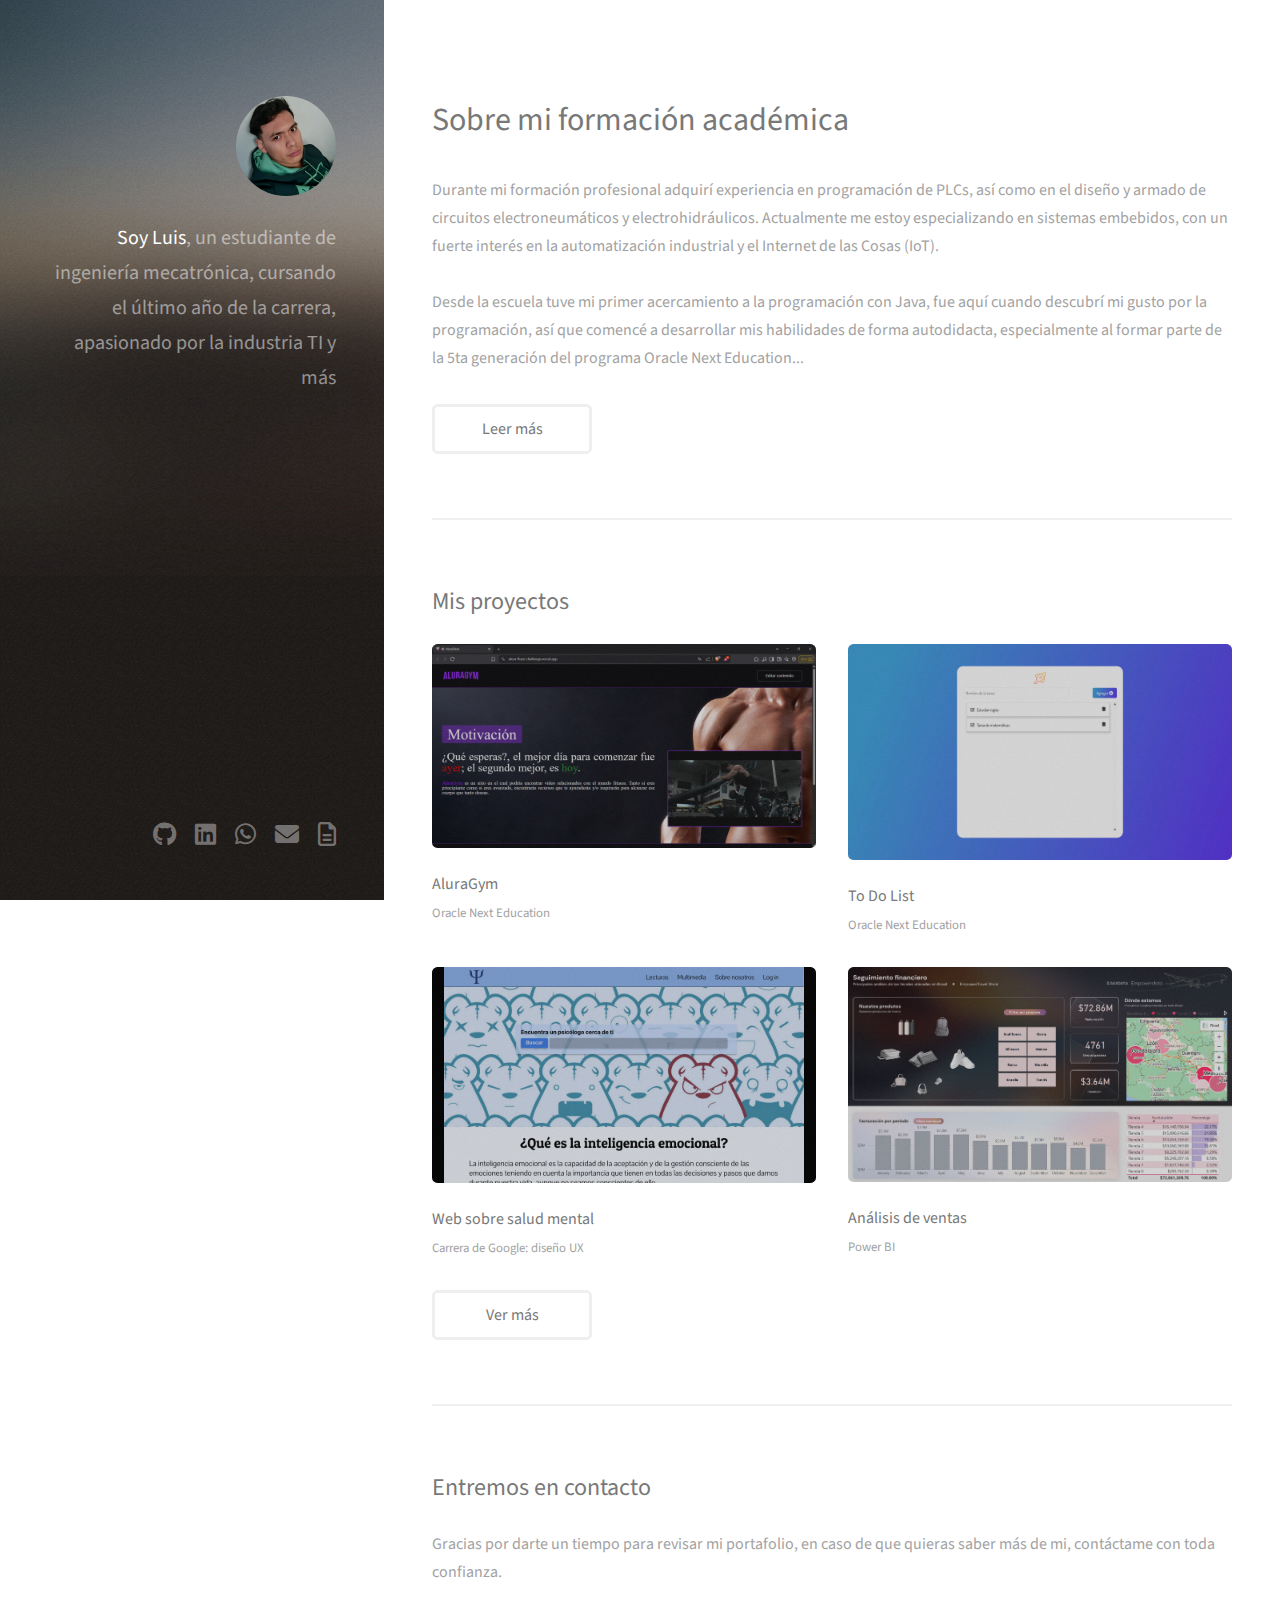
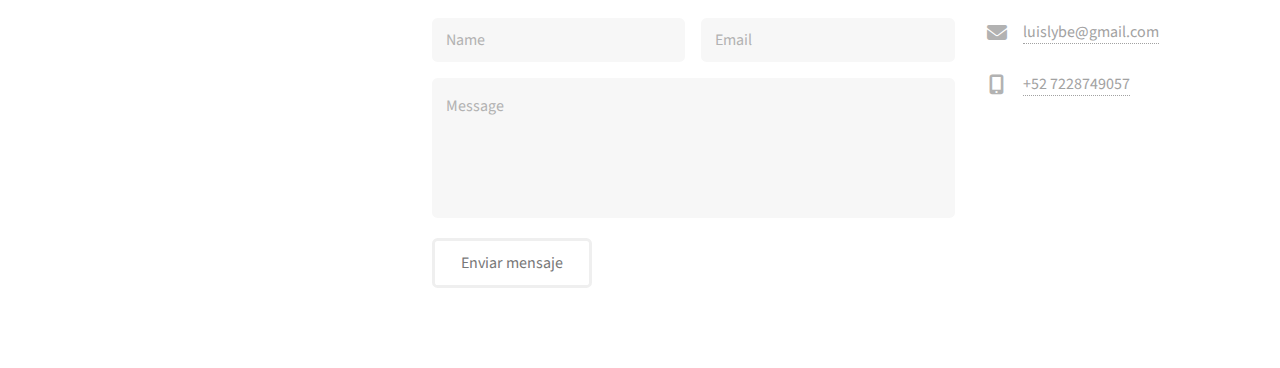
<file: index.html>
<!DOCTYPE html>
<!--
	Strata by HTML5 UP
	html5up.net | @ajlkn
	Free for personal and commercial use under the CCA 3.0 license (html5up.net/license)
-->
<html>
  <head>
    <title>Luis' portafolio</title>
    <meta charset="utf-8" />
    <meta
      name="viewport"
      content="width=device-width, initial-scale=1, user-scalable=no"
    />
    <link rel="stylesheet" href="assets/css/main.css" />
    <link
      rel="stylesheet"
      href="https://cdnjs.cloudflare.com/ajax/libs/font-awesome/6.5.0/css/all.min.css"
    />
  </head>
  <body class="is-preload">
    <!-- Header -->
    <header id="header">
      <div class="inner">
        <a href="./index.html" class="image avatar"
          ><img src="./images/thumbs/profile.jpg" alt=""
        /></a>
        <h1>
          <strong>Soy Luis</strong>, un estudiante de ingeniería mecatrónica,
          cursando el último año de la carrera, apasionado por la industria TI y
          más
        </h1>
      </div>
    </header>

    <!-- Main -->
    <div id="main">
      <!-- One -->
      <section id="one">
        <header class="major">
          <h2>Sobre mi formación académica</h2>
        </header>
        <p>
          Durante mi formación profesional adquirí experiencia en programación
          de PLCs, así como en el diseño y armado de circuitos electroneumáticos
          y electrohidráulicos. Actualmente me estoy especializando en sistemas
          embebidos, con un fuerte interés en la automatización industrial y el
          Internet de las Cosas (IoT). <br /><br />
          Desde la escuela tuve mi primer acercamiento a la programación con
          Java, fue aquí cuando descubrí mi gusto por la programación, así que
          comencé a desarrollar mis habilidades de forma autodidacta,
          especialmente al formar parte de la 5ta generación del programa Oracle
          Next Education...
        </p>
        <ul class="actions">
          <li>
            <a href="./Formacion academica.html" class="button">Leer más</a>
          </li>
        </ul>
      </section>

      <!-- Two -->
      <section id="two">
        <h2>Mis proyectos</h2>
        <div class="row">
          <article class="col-6 col-12-xsmall work-item">
            <a href="images/fulls/01.jpg" class="image fit thumb"
              ><img src="images/thumbs/01.jpg" alt=""
            /></a>
            <h3>AluraGym</h3>
            <p>Oracle Next Education</p>
          </article>
          <article class="col-6 col-12-xsmall work-item">
            <a href="images/fulls/02.jpg" class="image fit thumb"
              ><img src="images/thumbs/02.jpg" alt=""
            /></a>
            <h3>To Do List</h3>
            <p>Oracle Next Education</p>
          </article>
          <article class="col-6 col-12-xsmall work-item">
            <a href="images/fulls/05.jpg" class="image fit thumb"
              ><img src="images/thumbs/05.jpg" alt=""
            /></a>
            <h3>Web sobre salud mental</h3>
            <p>Carrera de Google: diseño UX</p>
          </article>
          <article class="col-6 col-12-xsmall work-item">
            <a href="images/fulls/08.jpg" class="image fit thumb"
              ><img src="./images/thumbs/08.jpg" alt=""
            /></a>
            <h3>Análisis de ventas</h3>
            <p>Power BI</p>
          </article>
        </div>
        <ul class="actions">
          <li><a href="./Proyectos.html" class="button">Ver más</a></li>
        </ul>
      </section>

      <section id="three">
        <h2>Entremos en contacto</h2>
        <p>
          Gracias por darte un tiempo para revisar mi portafolio, en caso de que
          quieras saber más de mi, contáctame con toda confianza.
        </p>
        <div class="row">
          <div class="col-8 col-12-small">
            <form
              action="https://formsubmit.co/cca55b7bde34bdad0dfd2f40559de24c"
              method="POST"
            >
              <div class="row gtr-uniform gtr-50">
                <div class="col-6 col-12-xsmall">
                  <input type="text" name="name" placeholder="Name" required />
                </div>
                <div class="col-6 col-12-xsmall">
                  <input
                    type="email"
                    name="email"
                    placeholder="Email"
                    required
                  />
                </div>
                <div class="col-12 marginB">
                  <textarea
                    class="no_tamano"
                    name="message"
                    placeholder="Message"
                    rows="4"
                    required
                  ></textarea>
                </div>
              </div>
              <input
                type="hidden"
                name="_next"
                value="https://tusitio.com/gracias.html"
              />
              <ul class="actions">
                <li><input type="submit" value="Enviar mensaje" /></li>
              </ul>
            </form>
          </div>
          <div class="col-4 col-12-small">
            <ul class="labeled-icons">
              <li>
                <h3 class="icon solid fa-envelope">
                  <span class="label">Email</span>
                </h3>
                <a href="mailto:luislybe@hgmail.com">luislybe@gmail.com</a>
              </li>
              <li>
                <h3 class="icon solid fa-mobile-alt">
                  <span class="label">Phone</span>
                </h3>
                <a href="https://wa.me/527228749057" target="_blank"
                  >+52 7228749057</a
                >
              </li>
            </ul>
          </div>
        </div>
      </section>
    </div>

    <!-- Footer -->
    <footer id="footer">
      <div class="inner">
        <ul class="icons">
          <li>
            <a
              href="https://github.com/Lu1sL0p"
              target="_blank"
              class="icon brands fa-github"
              ><span class="label">Github</span></a
            >
          </li>
          <li>
            <a
              href="https://www.linkedin.com/in/luisendl-b80aa4250/"
              target="_blank"
              class="icon brands fa-linkedin"
              ><span class="label">Linkedin</span></a
            >
          </li>
          <li>
            <a
              href="https://wa.me/527228749057"
              target="_blank"
              class="icon brands fa-brands fa-whatsapp"
              ><span class="label">WhatsApp</span></a
            >
          </li>
          <li>
            <a href="mailto:luislybe@gmail.com" class="icon solid fa-envelope"
              ><span class="label">Correo</span></a
            >
          </li>
          <li>
            <a
              href="./Docs/LuisEnrique_CV.pdf"
              target="_blank"
              class="icon fa-solid fa-file-lines"
              ><span class="label">Curriculum</span></a
            >
          </li>
        </ul>
      </div>
    </footer>

    <!-- Scripts -->
    <script src="assets/js/jquery.min.js"></script>
    <script src="assets/js/jquery.poptrox.min.js"></script>
    <script src="assets/js/browser.min.js"></script>
    <script src="assets/js/breakpoints.min.js"></script>
    <script src="assets/js/util.js"></script>
    <script src="assets/js/main.js"></script>
  </body>
</html>
</file>
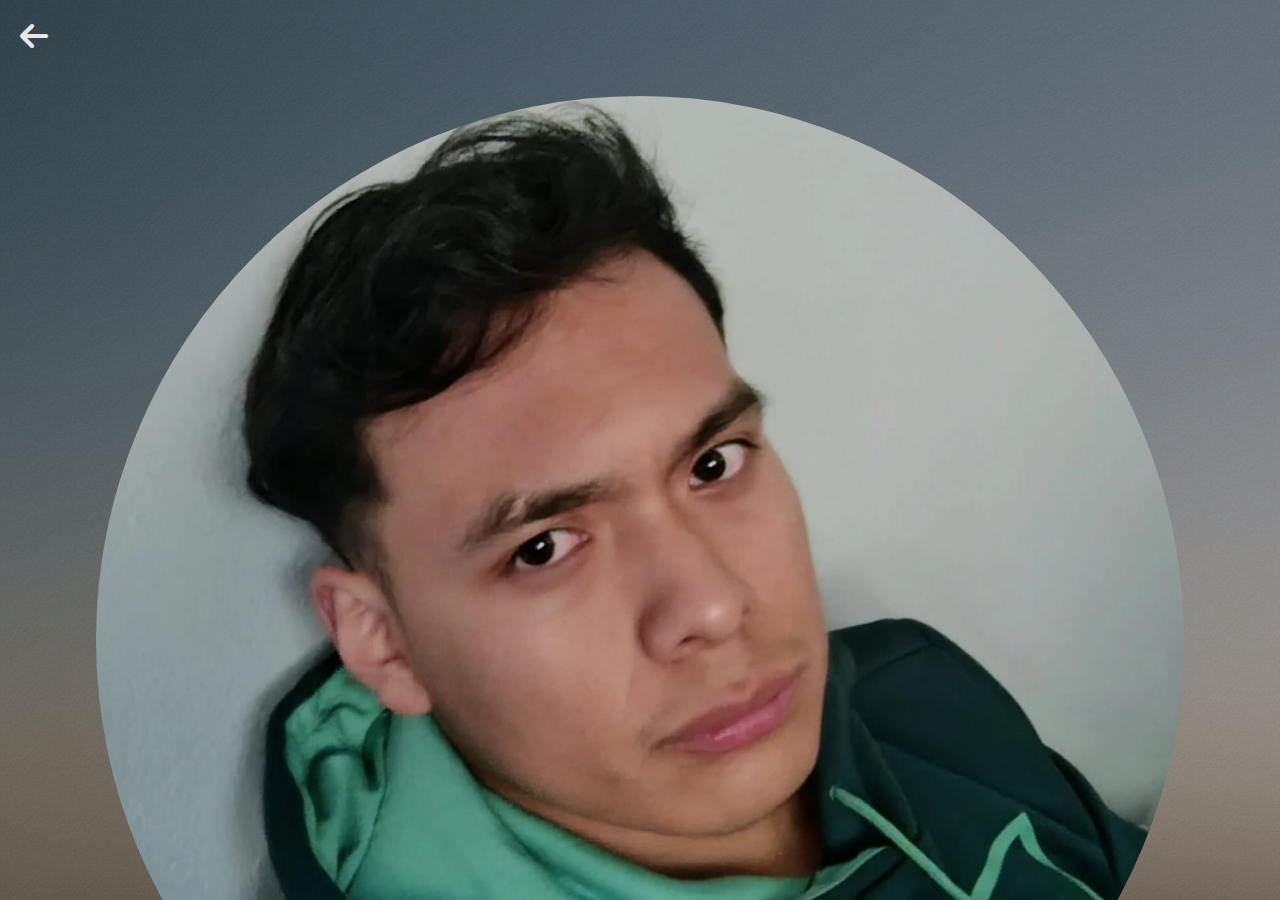
<file: Agradecimientos.html>
<!DOCTYPE html>
<!--
	Strata by HTML5 UP
	html5up.net | @ajlkn
	Free for personal and commercial use under the CCA 3.0 license (html5up.net/license)
-->
<html>
  <head>
    <title>Luis' portafolio</title>
    <meta charset="utf-8" />
    <meta
      name="viewport"
      content="width=device-width, initial-scale=1, user-scalable=no"
    />
    <link rel="stylesheet" href="assets/css/main.css" />
    <link
      rel="stylesheet"
      href="https://cdnjs.cloudflare.com/ajax/libs/font-awesome/6.5.0/css/all.min.css"
    />
  </head>
  <body class="is-preload">
    <a href="index.html" class="regresar-flecha">
      <i class="fas fa-arrow-left regresar-flecha-borde"></i>
    </a>
    <div id="" class="agradecimientos">
      <div class="inner agradecimientos-titulo">
        <a href="./index.html" class="image avatar"
          ><img src="./images/thumbs/profile.jpg" alt=""
        /></a>
        <h1 class="agradecimientos-texto">
          ¡Muchas gracias por tu confianza!, atenderé tu solicitud lo más pronto
          posible.👨🏻‍💻
        </h1>
        <div class="inner agradecimientos_Media">
          <ul class="icons">
            <li>
              <a
                href="https://github.com/Lu1sL0p"
                target="_blank"
                class="icon brands fa-github agradecimientos-icon"
                ><span class="label">Github</span></a
              >
            </li>
            <li>
              <a
                href="https://www.linkedin.com/in/luisendl-b80aa4250/"
                target="_blank"
                class="icon brands fa-linkedin agradecimientos-icon"
                ><span class="label">Linkedin</span></a
              >
            </li>
            <li>
              <a
                href="https://wa.me/527228749057"
                target="_blank"
                class="icon brands fa-brands fa-whatsapp agradecimientos-icon"
                ><span class="label">WhatsApp</span></a
              >
            </li>
            <li>
              <a
                href="mailto:luislybe@gmail.com"
                class="icon solid fa-envelope agradecimientos-icon"
                ><span class="label">Correo</span></a
              >
            </li>
            <li>
              <a
                href="./Docs/LuisEnrique_CV.pdf"
                target="_blank"
                class="icon fa-solid fa-file-lines agradecimientos-icon"
                ><span class="label">Curriculum</span></a
              >
            </li>
          </ul>
        </div>
      </div>
    </div>

    <!-- Scripts -->
    <script src="assets/js/jquery.min.js"></script>
    <script src="assets/js/jquery.poptrox.min.js"></script>
    <script src="assets/js/browser.min.js"></script>
    <script src="assets/js/breakpoints.min.js"></script>
    <script src="assets/js/util.js"></script>
    <script src="assets/js/main.js"></script>
  </body>
</html>
</file>
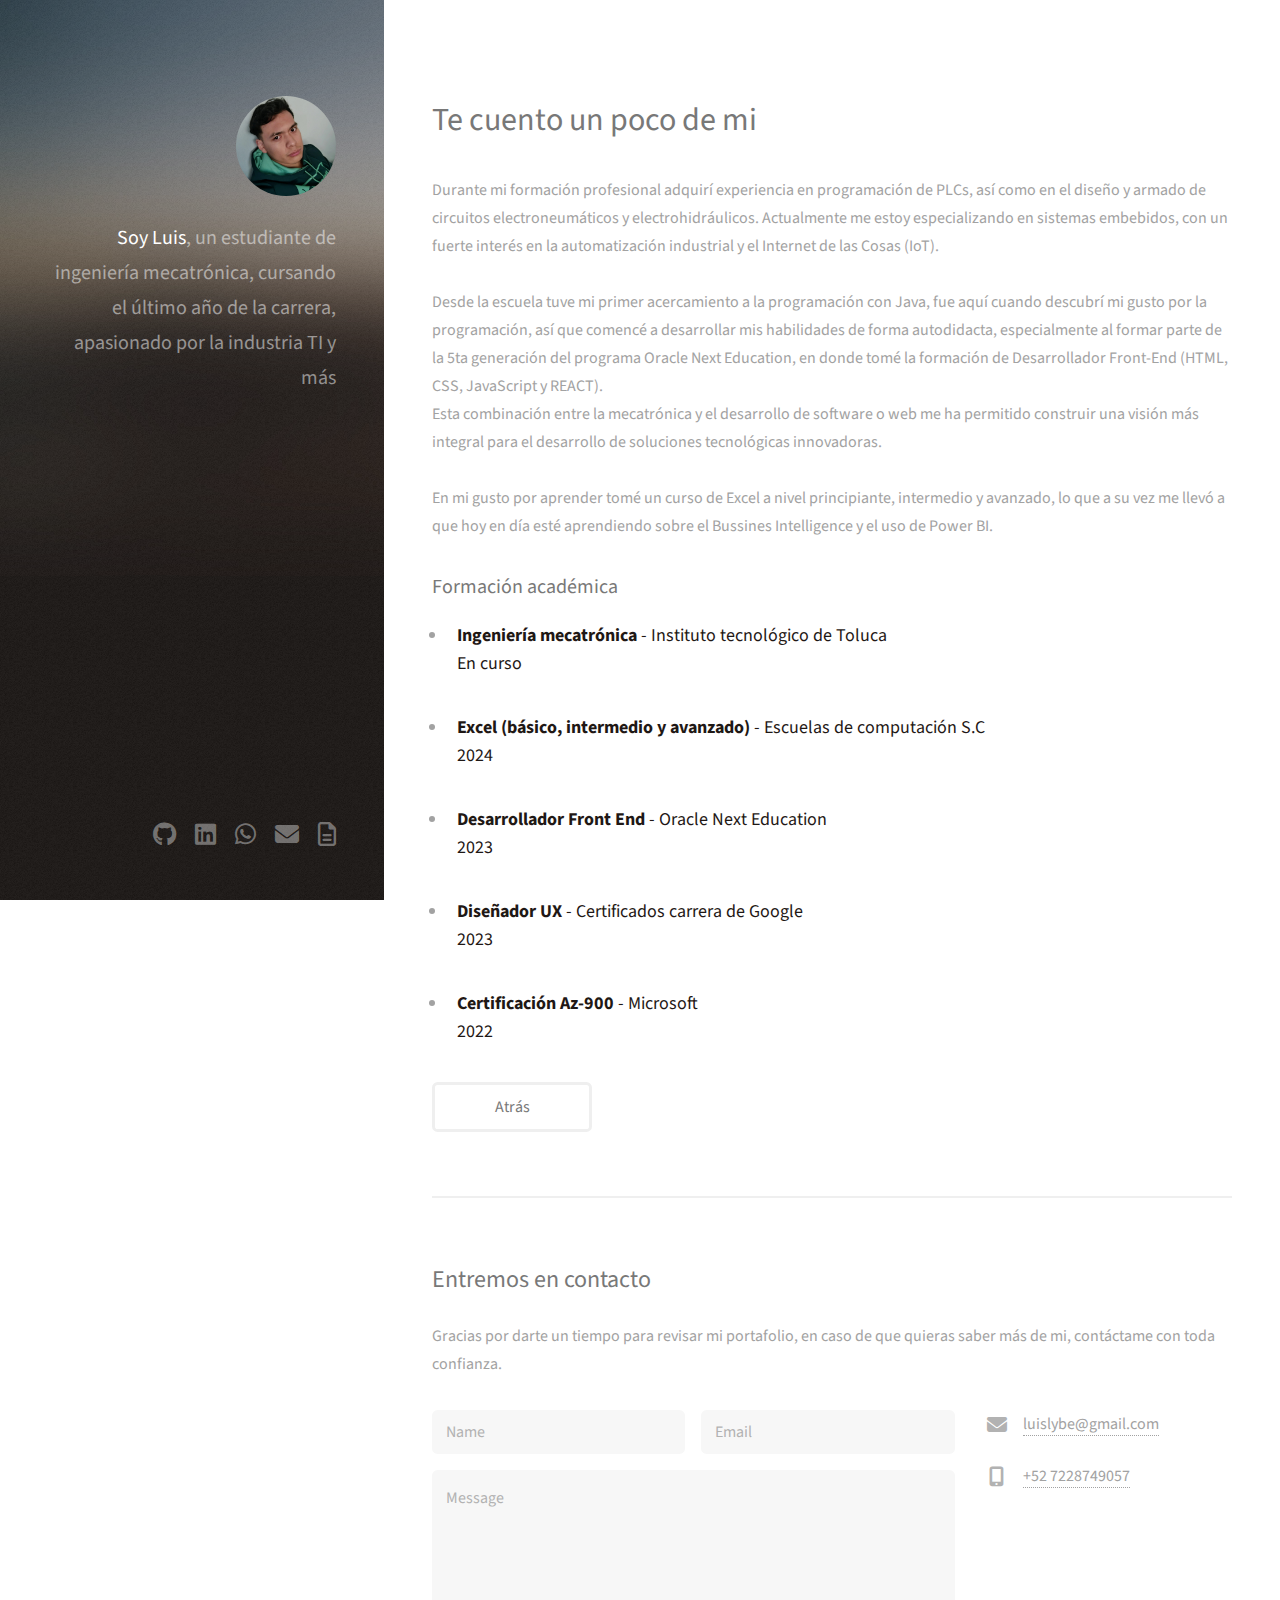
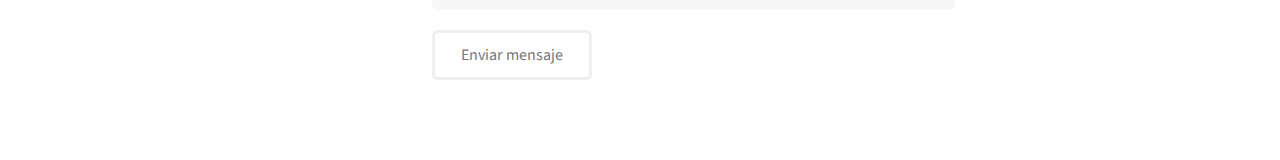
<file: Formacion academica.html>
<!DOCTYPE html>
<!--
	Strata by HTML5 UP
	html5up.net | @ajlkn
	Free for personal and commercial use under the CCA 3.0 license (html5up.net/license)
-->
<html>
  <head>
    <title>Luis' portafolio</title>
    <meta charset="utf-8" />
    <meta
      name="viewport"
      content="width=device-width, initial-scale=1, user-scalable=no"
    />
    <link rel="stylesheet" href="assets/css/main.css" />
    <link
      rel="stylesheet"
      href="https://cdnjs.cloudflare.com/ajax/libs/font-awesome/6.5.0/css/all.min.css"
    />
  </head>
  <body class="is-preload">
    <!-- Header -->
    <header id="header">
      <div class="inner">
        <a href="./index.html" class="image avatar"
          ><img src="./images/thumbs/profile.jpg" alt=""
        /></a>
        <h1>
          <strong>Soy Luis</strong>, un estudiante de ingeniería mecatrónica,
          cursando el último año de la carrera, apasionado por la industria TI y
          más
        </h1>
      </div>
    </header>

    <!-- Main -->
    <div id="main">
      <!-- One -->
      <section id="one">
        <header class="major">
          <h2>Te cuento un poco de mi</h2>
        </header>
        <p>
          Durante mi formación profesional adquirí experiencia en programación
          de PLCs, así como en el diseño y armado de circuitos electroneumáticos
          y electrohidráulicos. Actualmente me estoy especializando en sistemas
          embebidos, con un fuerte interés en la automatización industrial y el
          Internet de las Cosas (IoT). <br /><br />
          Desde la escuela tuve mi primer acercamiento a la programación con
          Java, fue aquí cuando descubrí mi gusto por la programación, así que
          comencé a desarrollar mis habilidades de forma autodidacta,
          especialmente al formar parte de la 5ta generación del programa Oracle
          Next Education, en donde tomé la formación de Desarrollador Front-End
          (HTML, CSS, JavaScript y REACT). <br />
          Esta combinación entre la mecatrónica y el desarrollo de software o
          web me ha permitido construir una visión más integral para el
          desarrollo de soluciones tecnológicas innovadoras.
          <br /><br />
          En mi gusto por aprender tomé un curso de Excel a nivel principiante,
          intermedio y avanzado, lo que a su vez me llevó a que hoy en día esté
          aprendiendo sobre el Bussines Intelligence y el uso de Power BI.
        </p>

        <h3>Formación académica</h3>
        <ul>
          <li class="formación_academica">
            <a href="#" class="tooltip"
              >Ingeniería mecatrónica

              <span class="formacion_academica_instituto"
                >- Instituto tecnológico de Toluca</span
              >
            </a>
            <p class="formacion_academica_fecha">En curso</p>
          </li>
          <li class="formación_academica">
            <a
              href="https://drive.google.com/file/d/1BrGFu-6-xwL23yI9HY5le4aYv_CVLVN5/view?usp=sharing"
              target="_blank"
              >Excel (básico, intermedio y avanzado)
              <span class="formacion_academica_instituto"
                >- Escuelas de computación S.C</span
              >
            </a>
            <p class="formacion_academica_fecha">2024</p>
          </li>
          <li class="formación_academica">
            <a
              href="https://drive.google.com/file/d/1RFPrGwTOpc-1VbGLtvzXEl2u9kdFZnGV/view?usp=sharing"
              target="_blank"
              >Desarrollador Front End
              <span class="formacion_academica_instituto"
                >- Oracle Next Education</span
              >
            </a>
            <p class="formacion_academica_fecha">2023</p>
          </li>
          <li class="formación_academica">
            <a
              href="https://www.coursera.org/account/accomplishments/professional-cert/NGFSG6C82URW?utm_source=link&utm_medium=certificate&utm_content=cert_image&utm_campaign=sharing_cta&utm_product=prof"
              target="_blank"
              >Diseñador UX
              <span class="formacion_academica_instituto"
                >- Certificados carrera de Google</span
              >
            </a>
            <p class="formacion_academica_fecha">2023</p>
          </li>
          <li class="formación_academica">
            <a
              href="https://www.credly.com/badges/1b6d9e80-886e-477a-a794-6e2aa9cbc79b/linked_in_profile"
              target="_blank"
              >Certificación Az-900
              <span class="formacion_academica_instituto">- Microsoft</span>
            </a>
            <p class="formacion_academica_fecha">2022</p>
          </li>
        </ul>
        <ul class="actions">
          <li><a href="./index.html" class="button">Atrás</a></li>
        </ul>
      </section>

      <!-- Three -->
      <section id="three">
        <h2>Entremos en contacto</h2>
        <p>
          Gracias por darte un tiempo para revisar mi portafolio, en caso de que
          quieras saber más de mi, contáctame con toda confianza.
        </p>
        <div class="row">
          <div class="col-8 col-12-small">
            <form
              action="https://formsubmit.co/cca55b7bde34bdad0dfd2f40559de24c"
              method="POST"
            >
              <div class="row gtr-uniform gtr-50">
                <div class="col-6 col-12-xsmall">
                  <input type="text" name="name" placeholder="Name" required />
                </div>
                <div class="col-6 col-12-xsmall">
                  <input
                    type="email"
                    name="email"
                    placeholder="Email"
                    required
                  />
                </div>
                <div class="col-12 marginB">
                  <textarea
                    class="no_tamano"
                    name="message"
                    placeholder="Message"
                    rows="4"
                    required
                  ></textarea>
                </div>
              </div>
              <input
                type="hidden"
                name="_next"
                value="https://tusitio.com/gracias.html"
              />
              <ul class="actions">
                <li><input type="submit" value="Enviar mensaje" /></li>
              </ul>
            </form>
          </div>
          <div class="col-4 col-12-small">
            <ul class="labeled-icons">
              <li>
                <h3 class="icon solid fa-envelope">
                  <span class="label">Email</span>
                </h3>
                <a href="mailto:luislybe@hgmail.com">luislybe@gmail.com</a>
              </li>
              <li>
                <h3 class="icon solid fa-mobile-alt">
                  <span class="label">Phone</span>
                </h3>
                <a href="https://wa.me/527228749057" target="_blank"
                  >+52 7228749057</a
                >
              </li>
            </ul>
          </div>
        </div>
      </section>
    </div>

    <!-- Footer -->
    <footer id="footer">
      <div class="inner">
        <ul class="icons">
          <li>
            <a
              href="https://github.com/Lu1sL0p"
              target="_blank"
              class="icon brands fa-github"
              ><span class="label">Github</span></a
            >
          </li>
          <li>
            <a
              href="https://www.linkedin.com/in/luisendl-b80aa4250/"
              target="_blank"
              class="icon brands fa-linkedin"
              ><span class="label">Linkedin</span></a
            >
          </li>
          <li>
            <a
              href="https://wa.me/527228749057"
              target="_blank"
              class="icon brands fa-brands fa-whatsapp"
              ><span class="label">WhatsApp</span></a
            >
          </li>
          <li>
            <a href="mailto:luislybe@gmail.com" class="icon solid fa-envelope"
              ><span class="label">Correo</span></a
            >
          </li>
          <li>
            <a
              href="./Docs/LuisEnrique_CV.pdf"
              target="_blank"
              class="icon fa-solid fa-file-lines"
              ><span class="label">Curriculum</span></a
            >
          </li>
        </ul>
      </div>
    </footer>

    <!-- Scripts -->
    <script src="assets/js/jquery.min.js"></script>
    <script src="assets/js/jquery.poptrox.min.js"></script>
    <script src="assets/js/browser.min.js"></script>
    <script src="assets/js/breakpoints.min.js"></script>
    <script src="assets/js/util.js"></script>
    <script src="assets/js/main.js"></script>
  </body>
</html>
</file>
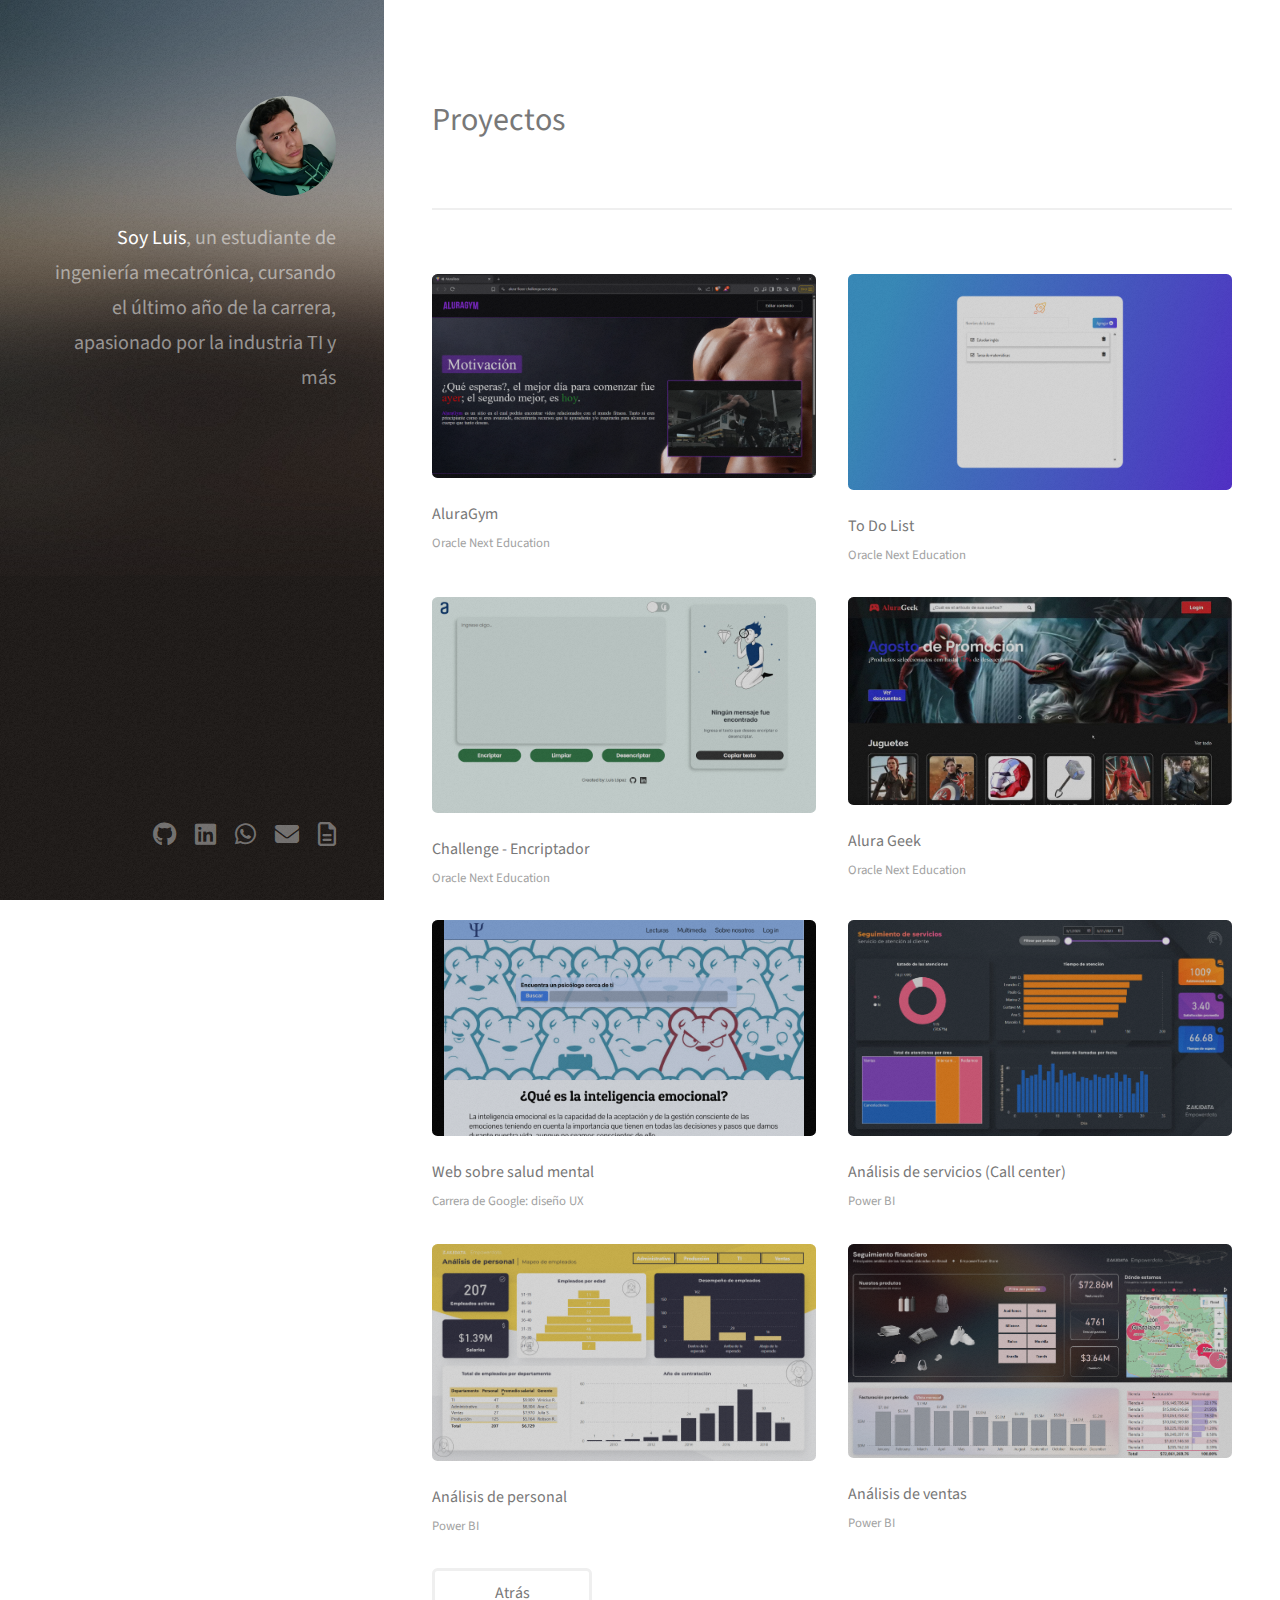
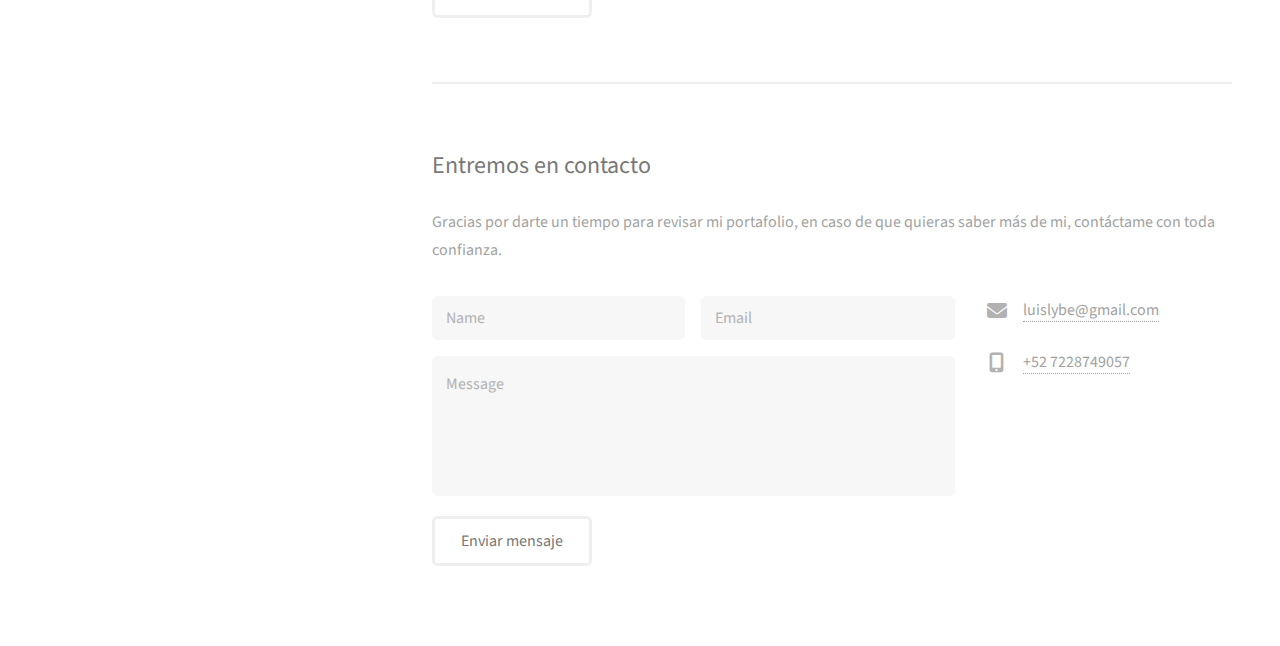
<file: Proyectos.html>
<!DOCTYPE html>
<!--
	Strata by HTML5 UP
	html5up.net | @ajlkn
	Free for personal and commercial use under the CCA 3.0 license (html5up.net/license)
-->
<html>
  <head>
    <title>Luis' portafolio</title>
    <meta charset="utf-8" />
    <meta
      name="viewport"
      content="width=device-width, initial-scale=1, user-scalable=no"
    />
    <link rel="stylesheet" href="assets/css/main.css" />
    <link
      rel="stylesheet"
      href="https://cdnjs.cloudflare.com/ajax/libs/font-awesome/6.5.0/css/all.min.css"
    />
  </head>
  <body class="is-preload">
    <!-- Header -->
    <header id="header">
      <div class="inner">
        <a href="./index.html" class="image avatar"
          ><img src="./images/thumbs/profile.jpg" alt=""
        /></a>
        <h1>
          <strong>Soy Luis</strong>, un estudiante de ingeniería mecatrónica,
          cursando el último año de la carrera, apasionado por la industria TI y
          más
        </h1>
      </div>
    </header>

    <!-- Main -->
    <div id="main">
      <!-- One -->
      <section id="one">
        <header class="major">
          <h2>Proyectos</h2>
        </header>
      </section>

      <!-- Two -->
      <section id="two proyectos">
        <div class="row">
          <article class="col-6 col-12-xsmall work-item">
            <a href="images/fulls/01.jpg" class="image fit thumb"
              ><img src="images/thumbs/01.jpg" alt=""
            /></a>
            <h3>AluraGym</h3>
            <p>Oracle Next Education</p>
          </article>
          <article class="col-6 col-12-xsmall work-item">
            <a href="images/fulls/02.jpg" class="image fit thumb"
              ><img src="images/thumbs/02.jpg" alt=""
            /></a>
			<a href="lu1sl0p.github.io/toDo-Alura/" class="proyecto-titulo" target="_blank">
				<h3>To Do List</h3>
			</a>
            <p>Oracle Next Education</p>
          </article>
          <article class="col-6 col-12-xsmall work-item">
            <a href="images/fulls/03.jpg" class="image fit thumb "
              ><img src="images/thumbs/03.jpg" alt=""
            /></a>
			<a href="https://lu1sl0p.github.io/Challenge-Encriptador/" class="proyecto-titulo" target="_blank">
				<h3>Challenge - Encriptador</h3>
			</a>
			<p>Oracle Next Education</p>
          </article>
          <article class="col-6 col-12-xsmall work-item">
            <a href="images/fulls/04.jpg" class="image fit thumb"
              ><img src="./images/thumbs/04.jpg" alt=""
            /></a>
            <h3>Alura Geek</h3>
            <p>Oracle Next Education</p>
          </article>
          <article class="col-6 col-12-xsmall work-item">
            <a href="images/fulls/05.jpg" class="image fit thumb"
              ><img src="images/thumbs/05.jpg" alt=""
            /></a>
			<a href="https://drive.google.com/file/d/1wx8aU_Or3RLK8R28grV3xNjk32iTwrlx/view?usp=sharing" class="proyecto-titulo" target="_blank">
				<h3>Web sobre salud mental</h3>
			</a>
            <p>Carrera de Google: diseño UX</p>
          </article>
          <article class="col-6 col-12-xsmall work-item">
            <a href="images/fulls/06.jpg" class="image fit thumb"
              ><img src="./images/thumbs/06.jpg" alt=""
            /></a>
			<a href="#" class="proyecto-titulo" target="_blank">
				<h3>Análisis de servicios (Call center)</h3>
			</a>
            <p>Power BI</p>
          </article>
          <article class="col-6 col-12-xsmall work-item">
            <a href="images/fulls/07.jpg" class="image fit thumb"
              ><img src="./images/thumbs/07.jpg" alt=""
            /></a>
			<a href="#" class="proyecto-titulo" target="_blank">
				<h3>Análisis de personal</h3>
			</a>
            <p>Power BI</p>
          </article>
          <article class="col-6 col-12-xsmall work-item">
            <a href="images/fulls/08.jpg" class="image fit thumb"
              ><img src="./images/thumbs/08.jpg" alt=""
            /></a>
			<a href="#" class="proyecto-titulo" target="_blank">
				<h3>Análisis de ventas</h3>
			</a>
            <p>Power BI</p>
          </article>
        </div>
        <ul class="actions">
          <li><a href="./index.html" class="button">Atrás</a></li>
        </ul>
      </section>

      <section id="three">
        <h2>Entremos en contacto</h2>
        <p>
          Gracias por darte un tiempo para revisar mi portafolio, en caso de que
          quieras saber más de mi, contáctame con toda confianza.
        </p>
        <div class="row">
          <div class="col-8 col-12-small">
            <form
              action="https://formsubmit.co/cca55b7bde34bdad0dfd2f40559de24c"
              method="POST"
            >
              <div class="row gtr-uniform gtr-50">
                <div class="col-6 col-12-xsmall">
                  <input type="text" name="name" placeholder="Name" required />
                </div>
                <div class="col-6 col-12-xsmall">
                  <input
                    type="email"
                    name="email"
                    placeholder="Email"
                    required
                  />
                </div>
                <div class="col-12 marginB">
                  <textarea
                    class="no_tamano"
                    name="message"
                    placeholder="Message"
                    rows="4"
                    required
                  ></textarea>
                </div>
              </div>
              <input
                type="hidden"
                name="_next"
                value="https://tusitio.com/gracias.html"
              />
              <ul class="actions">
                <li>
                  <input type="submit" value="Enviar mensaje" />
                </li>
              </ul>
            </form>
          </div>
          <div class="col-4 col-12-small">
            <ul class="labeled-icons">
              <li>
                <h3 class="icon solid fa-envelope">
                  <span class="label">Email</span>
                </h3>
                <a href="mailto:luislybe@hgmail.com">luislybe@gmail.com</a>
              </li>
              <li>
                <h3 class="icon solid fa-mobile-alt">
                  <span class="label">Phone</span>
                </h3>
                <a href="https://wa.me/527228749057" target="_blank"
                  >+52 7228749057</a
                >
              </li>
            </ul>
          </div>
        </div>
      </section>
    </div>

    <!-- Footer -->
    <footer id="footer">
      <div class="inner">
        <ul class="icons">
          <li>
            <a
              href="https://github.com/Lu1sL0p"
              target="_blank"
              class="icon brands fa-github"
              ><span class="label">Github</span></a
            >
          </li>
          <li>
            <a
              href="https://www.linkedin.com/in/luisendl-b80aa4250/"
              target="_blank"
              class="icon brands fa-linkedin"
              ><span class="label">Linkedin</span></a
            >
          </li>
          <li>
            <a
              href="https://wa.me/527228749057"
              target="_blank"
              class="icon brands fa-brands fa-whatsapp"
              ><span class="label">WhatsApp</span></a
            >
          </li>
          <li>
            <a href="mailto:luislybe@gmail.com" class="icon solid fa-envelope"
              ><span class="label">Correo</span></a
            >
          </li>
          <li>
            <a
              href="./Docs/LuisEnrique_CV.pdf"
              target="_blank"
              class="icon fa-solid fa-file-lines"
              ><span class="label">Curriculum</span></a
            >
          </li>
        </ul>
      </div>
    </footer>

    <!-- Scripts -->
    <script src="assets/js/jquery.min.js"></script>
    <script src="assets/js/jquery.poptrox.min.js"></script>
    <script src="assets/js/browser.min.js"></script>
    <script src="assets/js/breakpoints.min.js"></script>
    <script src="assets/js/util.js"></script>
    <script src="assets/js/main.js"></script>
  </body>
</html>
</file>
<file: assets/css/main.css>
@import url("fontawesome-all.min.css");
@import url("https://fonts.googleapis.com/css?family=Source+Sans+Pro:400,400italic");

/*
	Strata by HTML5 UP
	html5up.net | @ajlkn
	Free for personal and commercial use under the CCA 3.0 license (html5up.net/license)
*/

html, body, div, span, applet, object,
iframe, h1, h2, h3, h4, h5, h6, p, blockquote,
pre, a, abbr, acronym, address, big, cite,
code, del, dfn, em, img, ins, kbd, q, s, samp,
small, strike, strong, sub, sup, tt, var, b,
u, i, center, dl, dt, dd, ol, ul, li, fieldset,
form, label, legend, table, caption, tbody,
tfoot, thead, tr, th, td, article, aside,
canvas, details, embed, figure, figcaption,
footer, header, hgroup, menu, nav, output, ruby,
section, summary, time, mark, audio, video {
	margin: 0;
	padding: 0;
	border: 0;
	font-size: 100%;
	font: inherit;
	vertical-align: baseline;}

article, aside, details, figcaption, figure,
footer, header, hgroup, menu, nav, section {
	display: block;}

body {
	line-height: 1;
}

ol, ul {
	list-style: none;
}

blockquote, q {
	quotes: none;
}

	blockquote:before, blockquote:after, q:before, q:after {
		content: '';
		content: none;
	}

table {
	border-collapse: collapse;
	border-spacing: 0;
}

body {
	-webkit-text-size-adjust: none;
}

mark {
	background-color: transparent;
	color: inherit;
}

input::-moz-focus-inner {
	border: 0;
	padding: 0;
}

input, select, textarea {
	-moz-appearance: none;
	-webkit-appearance: none;
	-ms-appearance: none;
	appearance: none;
}

/* Basic */

	html {
		box-sizing: border-box;
	}

	*, *:before, *:after {
		box-sizing: inherit;
	}

	body {
		background: #fff;
	}

		body.is-preload *, body.is-preload *:before, body.is-preload *:after {
			-moz-animation: none !important;
			-webkit-animation: none !important;
			-ms-animation: none !important;
			animation: none !important;
			-moz-transition: none !important;
			-webkit-transition: none !important;
			-ms-transition: none !important;
			transition: none !important;
		}

	body, input, select, textarea {
		color: #a2a2a2;
		font-family: "Source Sans Pro", Helvetica, sans-serif;
		font-size: 16pt;
		font-weight: 400;
		line-height: 1.75em;
	}

	a {
		-moz-transition: color 0.2s ease-in-out, border-color 0.2s ease-in-out;
		-webkit-transition: color 0.2s ease-in-out, border-color 0.2s ease-in-out;
		-ms-transition: color 0.2s ease-in-out, border-color 0.2s ease-in-out;
		transition: color 0.2s ease-in-out, border-color 0.2s ease-in-out;
		border-bottom: dotted 1px;
		color: #49bf9d;
		text-decoration: none;
	}

		a:hover {
			border-bottom-color: transparent;
			color: #49bf9d !important;
			text-decoration: none;
		}

	strong, b {
		color: #787878;
		font-weight: 400;
	}

	em, i {
		font-style: italic;
	}

	p {
		margin: 0 0 2em 0;
	}

	h1, h2, h3, h4, h5, h6 {
		color: #787878;
		font-weight: 400;
		line-height: 1em;
		margin: 0 0 1em 0;
	}

		h1 a, h2 a, h3 a, h4 a, h5 a, h6 a {
			color: inherit;
			text-decoration: none;
		}

	h1 {
		font-size: 2em;
		line-height: 1.5em;
	}

	h2 {
		font-size: 1.5em;
		line-height: 1.5em;
	}

	h3 {
		font-size: 1.25em;
		line-height: 1.5em;
	}

	h4 {
		font-size: 1.1em;
		line-height: 1.5em;
	}

	h5 {
		font-size: 0.9em;
		line-height: 1.5em;
	}

	h6 {
		font-size: 0.7em;
		line-height: 1.5em;
	}

	sub {
		font-size: 0.8em;
		position: relative;
		top: 0.5em;
	}

	sup {
		font-size: 0.8em;
		position: relative;
		top: -0.5em;
	}

	hr {
		border: 0;
		border-bottom: solid 2px #efefef;
		margin: 2em 0;
	}

		hr.major {
			margin: 3em 0;
		}

	blockquote {
		border-left: solid 6px #efefef;
		font-style: italic;
		margin: 0 0 2em 0;
		padding: 0.5em 0 0.5em 1.5em;
	}

	code {
		background: #f7f7f7;
		border-radius: 0.35em;
		border: solid 2px #efefef;
		font-family: "Courier New", monospace;
		font-size: 0.9em;
		margin: 0 0.25em;
		padding: 0.25em 0.65em;
	}

	pre {
		-webkit-overflow-scrolling: touch;
		font-family: "Courier New", monospace;
		font-size: 0.9em;
		margin: 0 0 2em 0;
	}

		pre code {
			display: block;
			line-height: 1.75em;
			padding: 1em 1.5em;
			overflow-x: auto;
		}

	.align-left {
		text-align: left;
	}

	.align-center {
		text-align: center;
	}

	.align-right {
		text-align: right;
	}

/* Container */

	.container {
		margin: 0 auto;
		max-width: calc(100% - 4em);
		width: 100%;
	}

		.container.xsmall {
			width: 25%;
		}

		.container.small {
			width: 50%;
		}

		.container.medium {
			width: 75%;
		}

		.container.large {
			width: 125%;
		}

		.container.xlarge {
			width: 150%;
		}

		.container.max {
			width: 100%;
		}

		@media screen and (max-width: 980px) {

			.container {
				width: 100% !important;
				max-width: 100% !important;
			}

		}

		@media screen and (max-width: 480px) {

			.container {
				max-width: calc(100% - 3em);
			}

		}




/* Row */
.no_tamano{
	resize: none;
}

.marginB{
	margin-bottom: 20px;
}

	.row {
		display: flex;
		flex-wrap: wrap;
		box-sizing: border-box;
		align-items: stretch;
		resize: none;
	}

		.row > * {
			box-sizing: border-box;
		}

		.row.gtr-uniform > * > :last-child {
			margin-bottom: 0;
		}

		.row.aln-left {
			justify-content: flex-start;
		}

		.row.aln-center {
			justify-content: center;
		}

		.row.aln-right {
			justify-content: flex-end;
		}

		.row.aln-top {
			align-items: flex-start;
		}

		.row.aln-middle {
			align-items: center;
		}

		.row.aln-bottom {
			align-items: flex-end;
		}

		.row > .imp {
			order: -1;
		}

		.row > .col-1 {
			width: 8.33333%;
		}

		.row > .off-1 {
			margin-left: 8.33333%;
		}

		.row > .col-2 {
			width: 16.66667%;
		}

		.row > .off-2 {
			margin-left: 16.66667%;
		}

		.row > .col-3 {
			width: 25%;
		}

		.row > .off-3 {
			margin-left: 25%;
		}

		.row > .col-4 {
			width: 33.33333%;
		}

		.row > .off-4 {
			margin-left: 33.33333%;
		}

		.row > .col-5 {
			width: 41.66667%;
		}

		.row > .off-5 {
			margin-left: 41.66667%;
		}

		.row > .col-6 {
			width: 50%;
		}

		.row > .off-6 {
			margin-left: 50%;
		}

		.row > .col-7 {
			width: 58.33333%;
		}

		.row > .off-7 {
			margin-left: 58.33333%;
		}

		.row > .col-8 {
			width: 66.66667%;
		}

		.row > .off-8 {
			margin-left: 66.66667%;
		}

		.row > .col-9 {
			width: 75%;
		}

		.row > .off-9 {
			margin-left: 75%;
		}

		.row > .col-10 {
			width: 83.33333%;
		}

		.row > .off-10 {
			margin-left: 83.33333%;
		}

		.row > .col-11 {
			width: 91.66667%;
		}

		.row > .off-11 {
			margin-left: 91.66667%;
		}

		.row > .col-12 {
			width: 100%;
			resize: none;
		}

		.row > .off-12 {
			margin-left: 100%;
		}

		.row.gtr-0 {
			margin-top: 0;
			margin-left: 0em;
		}

			.row.gtr-0 > * {
				padding: 0 0 0 0em;
			}

			.row.gtr-0.gtr-uniform {
				margin-top: 0em;
			}

				.row.gtr-0.gtr-uniform > * {
					padding-top: 0em;
				}

		.row.gtr-25 {
			margin-top: 0;
			margin-left: -0.625em;
		}

			.row.gtr-25 > * {
				padding: 0 0 0 0.625em;
			}

			.row.gtr-25.gtr-uniform {
				margin-top: -0.625em;
			}

				.row.gtr-25.gtr-uniform > * {
					padding-top: 0.625em;
				}

		.row.gtr-50 {
			margin-top: 0;
			margin-left: -1.25em;
		}

			.row.gtr-50 > * {
				padding: 0 0 0 1.25em;
			}

			.row.gtr-50.gtr-uniform {
				margin-top: -1.25em;
			}

				.row.gtr-50.gtr-uniform > * {
					padding-top: 1.25em;
				}

		.row {
			margin-top: 0;
			margin-left: -2.5em;
		}

			.row > * {
				padding: 0 0 0 2.5em;
			}

			.row.gtr-uniform {
				margin-top: -2.5em;
			}

				.row.gtr-uniform > * {
					padding-top: 2.5em;
				}

		.row.gtr-150 {
			margin-top: 0;
			margin-left: -3.75em;
		}

			.row.gtr-150 > * {
				padding: 0 0 0 3.75em;
			}

			.row.gtr-150.gtr-uniform {
				margin-top: -3.75em;
			}

				.row.gtr-150.gtr-uniform > * {
					padding-top: 3.75em;
				}

		.row.gtr-200 {
			margin-top: 0;
			margin-left: -5em;
		}

			.row.gtr-200 > * {
				padding: 0 0 0 5em;
			}

			.row.gtr-200.gtr-uniform {
				margin-top: -5em;
			}

				.row.gtr-200.gtr-uniform > * {
					padding-top: 5em;
				}

		@media screen and (max-width: 1800px) {

			.row {
				display: flex;
				flex-wrap: wrap;
				box-sizing: border-box;
				align-items: stretch;
			}

				.row > * {
					box-sizing: border-box;
				}

				.row.gtr-uniform > * > :last-child {
					margin-bottom: 0;
				}

				.row.aln-left {
					justify-content: flex-start;
				}

				.row.aln-center {
					justify-content: center;
				}

				.row.aln-right {
					justify-content: flex-end;
				}

				.row.aln-top {
					align-items: flex-start;
				}

				.row.aln-middle {
					align-items: center;
				}

				.row.aln-bottom {
					align-items: flex-end;
				}

				.row > .imp-xlarge {
					order: -1;
				}

				.row > .col-1-xlarge {
					width: 8.33333%;
				}

				.row > .off-1-xlarge {
					margin-left: 8.33333%;
				}

				.row > .col-2-xlarge {
					width: 16.66667%;
				}

				.row > .off-2-xlarge {
					margin-left: 16.66667%;
				}

				.row > .col-3-xlarge {
					width: 25%;
				}

				.row > .off-3-xlarge {
					margin-left: 25%;
				}

				.row > .col-4-xlarge {
					width: 33.33333%;
				}

				.row > .off-4-xlarge {
					margin-left: 33.33333%;
				}

				.row > .col-5-xlarge {
					width: 41.66667%;
				}

				.row > .off-5-xlarge {
					margin-left: 41.66667%;
				}

				.row > .col-6-xlarge {
					width: 50%;
				}

				.row > .off-6-xlarge {
					margin-left: 50%;
				}

				.row > .col-7-xlarge {
					width: 58.33333%;
				}

				.row > .off-7-xlarge {
					margin-left: 58.33333%;
				}

				.row > .col-8-xlarge {
					width: 66.66667%;
				}

				.row > .off-8-xlarge {
					margin-left: 66.66667%;
				}

				.row > .col-9-xlarge {
					width: 75%;
				}

				.row > .off-9-xlarge {
					margin-left: 75%;
				}

				.row > .col-10-xlarge {
					width: 83.33333%;
				}

				.row > .off-10-xlarge {
					margin-left: 83.33333%;
				}

				.row > .col-11-xlarge {
					width: 91.66667%;
				}

				.row > .off-11-xlarge {
					margin-left: 91.66667%;
				}

				.row > .col-12-xlarge {
					width: 100%;
				}

				.row > .off-12-xlarge {
					margin-left: 100%;
				}

				.row.gtr-0 {
					margin-top: 0;
					margin-left: 0em;
				}

					.row.gtr-0 > * {
						padding: 0 0 0 0em;
					}

					.row.gtr-0.gtr-uniform {
						margin-top: 0em;
					}

						.row.gtr-0.gtr-uniform > * {
							padding-top: 0em;
						}

				.row.gtr-25 {
					margin-top: 0;
					margin-left: -0.625em;
				}

					.row.gtr-25 > * {
						padding: 0 0 0 0.625em;
					}

					.row.gtr-25.gtr-uniform {
						margin-top: -0.625em;
					}

						.row.gtr-25.gtr-uniform > * {
							padding-top: 0.625em;
						}

				.row.gtr-50 {
					margin-top: 0;
					margin-left: -1.25em;
				}

					.row.gtr-50 > * {
						padding: 0 0 0 1.25em;
					}

					.row.gtr-50.gtr-uniform {
						margin-top: -1.25em;
					}

						.row.gtr-50.gtr-uniform > * {
							padding-top: 1.25em;
						}

				.row {
					margin-top: 0;
					margin-left: -2.5em;
				}

					.row > * {
						padding: 0 0 0 2.5em;
					}

					.row.gtr-uniform {
						margin-top: -2.5em;
					}

						.row.gtr-uniform > * {
							padding-top: 2.5em;
						}

				.row.gtr-150 {
					margin-top: 0;
					margin-left: -3.75em;
				}

					.row.gtr-150 > * {
						padding: 0 0 0 3.75em;
					}

					.row.gtr-150.gtr-uniform {
						margin-top: -3.75em;
					}

						.row.gtr-150.gtr-uniform > * {
							padding-top: 3.75em;
						}

				.row.gtr-200 {
					margin-top: 0;
					margin-left: -5em;
				}

					.row.gtr-200 > * {
						padding: 0 0 0 5em;
					}

					.row.gtr-200.gtr-uniform {
						margin-top: -5em;
					}

						.row.gtr-200.gtr-uniform > * {
							padding-top: 5em;
						}

		}

		@media screen and (max-width: 1280px) {

			.row {
				display: flex;
				flex-wrap: wrap;
				box-sizing: border-box;
				align-items: stretch;
			}

				.row > * {
					box-sizing: border-box;
				}

				.row.gtr-uniform > * > :last-child {
					margin-bottom: 0;
				}

				.row.aln-left {
					justify-content: flex-start;
				}

				.row.aln-center {
					justify-content: center;
				}

				.row.aln-right {
					justify-content: flex-end;
				}

				.row.aln-top {
					align-items: flex-start;
				}

				.row.aln-middle {
					align-items: center;
				}

				.row.aln-bottom {
					align-items: flex-end;
				}

				.row > .imp-large {
					order: -1;
				}

				.row > .col-1-large {
					width: 8.33333%;
				}

				.row > .off-1-large {
					margin-left: 8.33333%;
				}

				.row > .col-2-large {
					width: 16.66667%;
				}

				.row > .off-2-large {
					margin-left: 16.66667%;
				}

				.row > .col-3-large {
					width: 25%;
				}

				.row > .off-3-large {
					margin-left: 25%;
				}

				.row > .col-4-large {
					width: 33.33333%;
				}

				.row > .off-4-large {
					margin-left: 33.33333%;
				}

				.row > .col-5-large {
					width: 41.66667%;
				}

				.row > .off-5-large {
					margin-left: 41.66667%;
				}

				.row > .col-6-large {
					width: 50%;
				}

				.row > .off-6-large {
					margin-left: 50%;
				}

				.row > .col-7-large {
					width: 58.33333%;
				}

				.row > .off-7-large {
					margin-left: 58.33333%;
				}

				.row > .col-8-large {
					width: 66.66667%;
				}

				.row > .off-8-large {
					margin-left: 66.66667%;
				}

				.row > .col-9-large {
					width: 75%;
				}

				.row > .off-9-large {
					margin-left: 75%;
				}

				.row > .col-10-large {
					width: 83.33333%;
				}

				.row > .off-10-large {
					margin-left: 83.33333%;
				}

				.row > .col-11-large {
					width: 91.66667%;
				}

				.row > .off-11-large {
					margin-left: 91.66667%;
				}

				.row > .col-12-large {
					width: 100%;
				}

				.row > .off-12-large {
					margin-left: 100%;
				}

				.row.gtr-0 {
					margin-top: 0;
					margin-left: 0em;
				}

					.row.gtr-0 > * {
						padding: 0 0 0 0em;
					}

					.row.gtr-0.gtr-uniform {
						margin-top: 0em;
					}

						.row.gtr-0.gtr-uniform > * {
							padding-top: 0em;
						}

				.row.gtr-25 {
					margin-top: 0;
					margin-left: -0.5em;
				}

					.row.gtr-25 > * {
						padding: 0 0 0 0.5em;
					}

					.row.gtr-25.gtr-uniform {
						margin-top: -0.5em;
					}

						.row.gtr-25.gtr-uniform > * {
							padding-top: 0.5em;
						}

				.row.gtr-50 {
					margin-top: 0;
					margin-left: -1em;
				}

					.row.gtr-50 > * {
						padding: 0 0 0 1em;
					}

					.row.gtr-50.gtr-uniform {
						margin-top: -1em;
					}

						.row.gtr-50.gtr-uniform > * {
							padding-top: 1em;
						}

				.row {
					margin-top: 0;
					margin-left: -2em;
				}

					.row > * {
						padding: 0 0 0 2em;
					}

					.row.gtr-uniform {
						margin-top: -2em;
					}

						.row.gtr-uniform > * {
							padding-top: 2em;
						}

				.row.gtr-150 {
					margin-top: 0;
					margin-left: -3em;
				}

					.row.gtr-150 > * {
						padding: 0 0 0 3em;
					}

					.row.gtr-150.gtr-uniform {
						margin-top: -3em;
					}

						.row.gtr-150.gtr-uniform > * {
							padding-top: 3em;
						}

				.row.gtr-200 {
					margin-top: 0;
					margin-left: -4em;
				}

					.row.gtr-200 > * {
						padding: 0 0 0 4em;
					}

					.row.gtr-200.gtr-uniform {
						margin-top: -4em;
					}

						.row.gtr-200.gtr-uniform > * {
							padding-top: 4em;
						}

		}

		@media screen and (max-width: 980px) {

			.row {
				display: flex;
				flex-wrap: wrap;
				box-sizing: border-box;
				align-items: stretch;
			}

				.row > * {
					box-sizing: border-box;
				}

				.row.gtr-uniform > * > :last-child {
					margin-bottom: 0;
				}

				.row.aln-left {
					justify-content: flex-start;
				}

				.row.aln-center {
					justify-content: center;
				}

				.row.aln-right {
					justify-content: flex-end;
				}

				.row.aln-top {
					align-items: flex-start;
				}

				.row.aln-middle {
					align-items: center;
				}

				.row.aln-bottom {
					align-items: flex-end;
				}

				.row > .imp-medium {
					order: -1;
				}

				.row > .col-1-medium {
					width: 8.33333%;
				}

				.row > .off-1-medium {
					margin-left: 8.33333%;
				}

				.row > .col-2-medium {
					width: 16.66667%;
				}

				.row > .off-2-medium {
					margin-left: 16.66667%;
				}

				.row > .col-3-medium {
					width: 25%;
				}

				.row > .off-3-medium {
					margin-left: 25%;
				}

				.row > .col-4-medium {
					width: 33.33333%;
				}

				.row > .off-4-medium {
					margin-left: 33.33333%;
				}

				.row > .col-5-medium {
					width: 41.66667%;
				}

				.row > .off-5-medium {
					margin-left: 41.66667%;
				}

				.row > .col-6-medium {
					width: 50%;
				}

				.row > .off-6-medium {
					margin-left: 50%;
				}

				.row > .col-7-medium {
					width: 58.33333%;
				}

				.row > .off-7-medium {
					margin-left: 58.33333%;
				}

				.row > .col-8-medium {
					width: 66.66667%;
				}

				.row > .off-8-medium {
					margin-left: 66.66667%;
				}

				.row > .col-9-medium {
					width: 75%;
				}

				.row > .off-9-medium {
					margin-left: 75%;
				}

				.row > .col-10-medium {
					width: 83.33333%;
				}

				.row > .off-10-medium {
					margin-left: 83.33333%;
				}

				.row > .col-11-medium {
					width: 91.66667%;
				}

				.row > .off-11-medium {
					margin-left: 91.66667%;
				}

				.row > .col-12-medium {
					width: 100%;
				}

				.row > .off-12-medium {
					margin-left: 100%;
				}

				.row.gtr-0 {
					margin-top: 0;
					margin-left: 0em;
				}

					.row.gtr-0 > * {
						padding: 0 0 0 0em;
					}

					.row.gtr-0.gtr-uniform {
						margin-top: 0em;
					}

						.row.gtr-0.gtr-uniform > * {
							padding-top: 0em;
						}

				.row.gtr-25 {
					margin-top: 0;
					margin-left: -0.5em;
				}

					.row.gtr-25 > * {
						padding: 0 0 0 0.5em;
					}

					.row.gtr-25.gtr-uniform {
						margin-top: -0.5em;
					}

						.row.gtr-25.gtr-uniform > * {
							padding-top: 0.5em;
						}

				.row.gtr-50 {
					margin-top: 0;
					margin-left: -1em;
				}

					.row.gtr-50 > * {
						padding: 0 0 0 1em;
					}

					.row.gtr-50.gtr-uniform {
						margin-top: -1em;
					}

						.row.gtr-50.gtr-uniform > * {
							padding-top: 1em;
						}

				.row {
					margin-top: 0;
					margin-left: -2em;
				}

					.row > * {
						padding: 0 0 0 2em;
					}

					.row.gtr-uniform {
						margin-top: -2em;
					}

						.row.gtr-uniform > * {
							padding-top: 2em;
						}

				.row.gtr-150 {
					margin-top: 0;
					margin-left: -3em;
				}

					.row.gtr-150 > * {
						padding: 0 0 0 3em;
					}

					.row.gtr-150.gtr-uniform {
						margin-top: -3em;
					}

						.row.gtr-150.gtr-uniform > * {
							padding-top: 3em;
						}

				.row.gtr-200 {
					margin-top: 0;
					margin-left: -4em;
				}

					.row.gtr-200 > * {
						padding: 0 0 0 4em;
					}

					.row.gtr-200.gtr-uniform {
						margin-top: -4em;
					}

						.row.gtr-200.gtr-uniform > * {
							padding-top: 4em;
						}

		}

		@media screen and (max-width: 736px) {

			.row {
				display: flex;
				flex-wrap: wrap;
				box-sizing: border-box;
				align-items: stretch;
			}

				.row > * {
					box-sizing: border-box;
				}

				.row.gtr-uniform > * > :last-child {
					margin-bottom: 0;
				}

				.row.aln-left {
					justify-content: flex-start;
				}

				.row.aln-center {
					justify-content: center;
				}

				.row.aln-right {
					justify-content: flex-end;
				}

				.row.aln-top {
					align-items: flex-start;
				}

				.row.aln-middle {
					align-items: center;
				}

				.row.aln-bottom {
					align-items: flex-end;
				}

				.row > .imp-small {
					order: -1;
				}

				.row > .col-1-small {
					width: 8.33333%;
				}

				.row > .off-1-small {
					margin-left: 8.33333%;
				}

				.row > .col-2-small {
					width: 16.66667%;
				}

				.row > .off-2-small {
					margin-left: 16.66667%;
				}

				.row > .col-3-small {
					width: 25%;
				}

				.row > .off-3-small {
					margin-left: 25%;
				}

				.row > .col-4-small {
					width: 33.33333%;
				}

				.row > .off-4-small {
					margin-left: 33.33333%;
				}

				.row > .col-5-small {
					width: 41.66667%;
				}

				.row > .off-5-small {
					margin-left: 41.66667%;
				}

				.row > .col-6-small {
					width: 50%;
				}

				.row > .off-6-small {
					margin-left: 50%;
				}

				.row > .col-7-small {
					width: 58.33333%;
				}

				.row > .off-7-small {
					margin-left: 58.33333%;
				}

				.row > .col-8-small {
					width: 66.66667%;
				}

				.row > .off-8-small {
					margin-left: 66.66667%;
				}

				.row > .col-9-small {
					width: 75%;
				}

				.row > .off-9-small {
					margin-left: 75%;
				}

				.row > .col-10-small {
					width: 83.33333%;
				}

				.row > .off-10-small {
					margin-left: 83.33333%;
				}

				.row > .col-11-small {
					width: 91.66667%;
				}

				.row > .off-11-small {
					margin-left: 91.66667%;
				}

				.row > .col-12-small {
					width: 100%;
				}

				.row > .off-12-small {
					margin-left: 100%;
				}

				.row.gtr-0 {
					margin-top: 0;
					margin-left: 0em;
				}

					.row.gtr-0 > * {
						padding: 0 0 0 0em;
					}

					.row.gtr-0.gtr-uniform {
						margin-top: 0em;
					}

						.row.gtr-0.gtr-uniform > * {
							padding-top: 0em;
						}

				.row.gtr-25 {
					margin-top: 0;
					margin-left: -0.375em;
				}

					.row.gtr-25 > * {
						padding: 0 0 0 0.375em;
					}

					.row.gtr-25.gtr-uniform {
						margin-top: -0.375em;
					}

						.row.gtr-25.gtr-uniform > * {
							padding-top: 0.375em;
						}

				.row.gtr-50 {
					margin-top: 0;
					margin-left: -0.75em;
				}

					.row.gtr-50 > * {
						padding: 0 0 0 0.75em;
					}

					.row.gtr-50.gtr-uniform {
						margin-top: -0.75em;
					}

						.row.gtr-50.gtr-uniform > * {
							padding-top: 0.75em;
						}

				.row {
					margin-top: 0;
					margin-left: -1.5em;
				}

					.row > * {
						padding: 0 0 0 1.5em;
					}

					.row.gtr-uniform {
						margin-top: -1.5em;
					}

						.row.gtr-uniform > * {
							padding-top: 1.5em;
						}

				.row.gtr-150 {
					margin-top: 0;
					margin-left: -2.25em;
				}

					.row.gtr-150 > * {
						padding: 0 0 0 2.25em;
					}

					.row.gtr-150.gtr-uniform {
						margin-top: -2.25em;
					}

						.row.gtr-150.gtr-uniform > * {
							padding-top: 2.25em;
						}

				.row.gtr-200 {
					margin-top: 0;
					margin-left: -3em;
				}

					.row.gtr-200 > * {
						padding: 0 0 0 3em;
					}

					.row.gtr-200.gtr-uniform {
						margin-top: -3em;
					}

						.row.gtr-200.gtr-uniform > * {
							padding-top: 3em;
						}

		}

		@media screen and (max-width: 480px) {

			.row {
				display: flex;
				flex-wrap: wrap;
				box-sizing: border-box;
				align-items: stretch;
			}

				.row > * {
					box-sizing: border-box;
				}

				.row.gtr-uniform > * > :last-child {
					margin-bottom: 0;
				}

				.row.aln-left {
					justify-content: flex-start;
				}

				.row.aln-center {
					justify-content: center;
				}

				.row.aln-right {
					justify-content: flex-end;
				}

				.row.aln-top {
					align-items: flex-start;
				}

				.row.aln-middle {
					align-items: center;
				}

				.row.aln-bottom {
					align-items: flex-end;
				}

				.row > .imp-xsmall {
					order: -1;
				}

				.row > .col-1-xsmall {
					width: 8.33333%;
				}

				.row > .off-1-xsmall {
					margin-left: 8.33333%;
				}

				.row > .col-2-xsmall {
					width: 16.66667%;
				}

				.row > .off-2-xsmall {
					margin-left: 16.66667%;
				}

				.row > .col-3-xsmall {
					width: 25%;
				}

				.row > .off-3-xsmall {
					margin-left: 25%;
				}

				.row > .col-4-xsmall {
					width: 33.33333%;
				}

				.row > .off-4-xsmall {
					margin-left: 33.33333%;
				}

				.row > .col-5-xsmall {
					width: 41.66667%;
				}

				.row > .off-5-xsmall {
					margin-left: 41.66667%;
				}

				.row > .col-6-xsmall {
					width: 50%;
				}

				.row > .off-6-xsmall {
					margin-left: 50%;
				}

				.row > .col-7-xsmall {
					width: 58.33333%;
				}

				.row > .off-7-xsmall {
					margin-left: 58.33333%;
				}

				.row > .col-8-xsmall {
					width: 66.66667%;
				}

				.row > .off-8-xsmall {
					margin-left: 66.66667%;
				}

				.row > .col-9-xsmall {
					width: 75%;
				}

				.row > .off-9-xsmall {
					margin-left: 75%;
				}

				.row > .col-10-xsmall {
					width: 83.33333%;
				}

				.row > .off-10-xsmall {
					margin-left: 83.33333%;
				}

				.row > .col-11-xsmall {
					width: 91.66667%;
				}

				.row > .off-11-xsmall {
					margin-left: 91.66667%;
				}

				.row > .col-12-xsmall {
					width: 100%;
				}

				.row > .off-12-xsmall {
					margin-left: 100%;
				}

				.row.gtr-0 {
					margin-top: 0;
					margin-left: 0em;
				}

					.row.gtr-0 > * {
						padding: 0 0 0 0em;
					}

					.row.gtr-0.gtr-uniform {
						margin-top: 0em;
					}

						.row.gtr-0.gtr-uniform > * {
							padding-top: 0em;
						}

				.row.gtr-25 {
					margin-top: 0;
					margin-left: -0.375em;
				}

					.row.gtr-25 > * {
						padding: 0 0 0 0.375em;
					}

					.row.gtr-25.gtr-uniform {
						margin-top: -0.375em;
					}

						.row.gtr-25.gtr-uniform > * {
							padding-top: 0.375em;
						}

				.row.gtr-50 {
					margin-top: 0;
					margin-left: -0.75em;
				}

					.row.gtr-50 > * {
						padding: 0 0 0 0.75em;
					}

					.row.gtr-50.gtr-uniform {
						margin-top: -0.75em;
					}

						.row.gtr-50.gtr-uniform > * {
							padding-top: 0.75em;
						}

				.row {
					margin-top: 0;
					margin-left: -1.5em;
				}

					.row > * {
						padding: 0 0 0 1.5em;
					}

					.row.gtr-uniform {
						margin-top: -1.5em;
					}

						.row.gtr-uniform > * {
							padding-top: 1.5em;
						}

				.row.gtr-150 {
					margin-top: 0;
					margin-left: -2.25em;
				}

					.row.gtr-150 > * {
						padding: 0 0 0 2.25em;
					}

					.row.gtr-150.gtr-uniform {
						margin-top: -2.25em;
					}

						.row.gtr-150.gtr-uniform > * {
							padding-top: 2.25em;
						}

				.row.gtr-200 {
					margin-top: 0;
					margin-left: -3em;
				}

					.row.gtr-200 > * {
						padding: 0 0 0 3em;
					}

					.row.gtr-200.gtr-uniform {
						margin-top: -3em;
					}

						.row.gtr-200.gtr-uniform > * {
							padding-top: 3em;
						}

		}

/* Section/Article */

	section.special, article.special {
		text-align: center;
	}

	header p {
		color: #b2b2b2;
		position: relative;
		margin: 0 0 1.5em 0;
	}

	header h2 + p {
		font-size: 1.25em;
		margin-top: -1em;
		line-height: 1.5em;
	}

	header h3 + p {
		font-size: 1.1em;
		margin-top: -0.8em;
		line-height: 1.5em;
	}

	header h4 + p,
	header h5 + p,
	header h6 + p {
		font-size: 0.9em;
		margin-top: -0.6em;
		line-height: 1.5em;
	}

	header.major h2 {
		font-size: 2em;
	}

/* Form */

	form {
		margin: 0 0 2em 0;
	}

	label {
		color: #787878;
		display: block;
		font-size: 0.9em;
		font-weight: 400;
		margin: 0 0 1em 0;
	}

	input[type="text"],
	input[type="password"],
	input[type="email"],
	select,
	textarea {
		-moz-appearance: none;
		-webkit-appearance: none;
		-ms-appearance: none;
		appearance: none;
		background: #f7f7f7;
		border-radius: 0.35em;
		border: solid 2px transparent;
		color: inherit;
		display: block;
		outline: 0;
		padding: 0 0.75em;
		text-decoration: none;
		width: 100%;
	}

		input[type="text"]:invalid,
		input[type="password"]:invalid,
		input[type="email"]:invalid,
		select:invalid,
		textarea:invalid {
			box-shadow: none;
		}

		input[type="text"]:focus,
		input[type="password"]:focus,
		input[type="email"]:focus,
		select:focus,
		textarea:focus {
			border-color: #49bf9d;
		}

	select {
		background-image: url("data:image/svg+xml;charset=utf8,%3Csvg xmlns='http://www.w3.org/2000/svg' width='40' height='40' preserveAspectRatio='none' viewBox='0 0 40 40'%3E%3Cpath d='M9.4,12.3l10.4,10.4l10.4-10.4c0.2-0.2,0.5-0.4,0.9-0.4c0.3,0,0.6,0.1,0.9,0.4l3.3,3.3c0.2,0.2,0.4,0.5,0.4,0.9 c0,0.4-0.1,0.6-0.4,0.9L20.7,31.9c-0.2,0.2-0.5,0.4-0.9,0.4c-0.3,0-0.6-0.1-0.9-0.4L4.3,17.3c-0.2-0.2-0.4-0.5-0.4-0.9 c0-0.4,0.1-0.6,0.4-0.9l3.3-3.3c0.2-0.2,0.5-0.4,0.9-0.4S9.1,12.1,9.4,12.3z' fill='%23dfdfdf' /%3E%3C/svg%3E");
		background-size: 1.25rem;
		background-repeat: no-repeat;
		background-position: calc(100% - 1rem) center;
		height: 2.75em;
		padding-right: 2.75em;
		text-overflow: ellipsis;
	}

		select option {
			color: #787878;
			background: #fff;
		}

		select:focus::-ms-value {
			background-color: transparent;
		}

		select::-ms-expand {
			display: none;
		}

	input[type="text"],
	input[type="password"],
	input[type="email"],
	select {
		height: 2.75em;
	}

	textarea {
		padding: 0.75em;
	}

	input[type="checkbox"],
	input[type="radio"] {
		-moz-appearance: none;
		-webkit-appearance: none;
		-ms-appearance: none;
		appearance: none;
		display: block;
		float: left;
		margin-right: -2em;
		opacity: 0;
		width: 1em;
		z-index: -1;
	}

		input[type="checkbox"] + label,
		input[type="radio"] + label {
			text-decoration: none;
			color: #a2a2a2;
			cursor: pointer;
			display: inline-block;
			font-size: 1em;
			font-weight: 400;
			padding-left: 2.4em;
			padding-right: 0.75em;
			position: relative;
		}

			input[type="checkbox"] + label:before,
			input[type="radio"] + label:before {
				-moz-osx-font-smoothing: grayscale;
				-webkit-font-smoothing: antialiased;
				display: inline-block;
				font-style: normal;
				font-variant: normal;
				text-rendering: auto;
				line-height: 1;
				text-transform: none !important;
				font-family: 'Font Awesome 5 Free';
				font-weight: 900;
			}

			input[type="checkbox"] + label:before,
			input[type="radio"] + label:before {
				background: #f7f7f7;
				border-radius: 0.35em;
				border: solid 2px transparent;
				content: '';
				display: inline-block;
				font-size: 0.8em;
				height: 2.0625em;
				left: 0;
				line-height: 1.85625em;
				position: absolute;
				text-align: center;
				top: 0;
				width: 2.0625em;
			}

		input[type="checkbox"]:checked + label:before,
		input[type="radio"]:checked + label:before {
			background: #787878;
			border-color: #787878;
			color: #fff;
			content: '\f00c';
		}

		input[type="checkbox"]:focus + label:before,
		input[type="radio"]:focus + label:before {
			border-color: #49bf9d;
		}

	input[type="checkbox"] + label:before {
		border-radius: 0.35em;
	}

	input[type="radio"] + label:before {
		border-radius: 100%;
	}

	::-webkit-input-placeholder {
		color: #b2b2b2 !important;
		opacity: 1.0;
	}

	:-moz-placeholder {
		color: #b2b2b2 !important;
		opacity: 1.0;
	}

	::-moz-placeholder {
		color: #b2b2b2 !important;
		opacity: 1.0;
	}

	:-ms-input-placeholder {
		color: #b2b2b2 !important;
		opacity: 1.0;
	}

/* Box */

	.box {
		border-radius: 0.35em;
		border: solid 2px #efefef;
		margin-bottom: 2em;
		padding: 1.5em;
	}

		.box > :last-child,
		.box > :last-child > :last-child,
		.box > :last-child > :last-child > :last-child {
			margin-bottom: 0;
		}

		.box.alt {
			border: 0;
			border-radius: 0;
			padding: 0;
		}

/* Icon */

	.icon {
		text-decoration: none;
		border-bottom: none;
		position: relative;
	}

		.icon:before {
			-moz-osx-font-smoothing: grayscale;
			-webkit-font-smoothing: antialiased;
			display: inline-block;
			font-style: normal;
			font-variant: normal;
			text-rendering: auto;
			line-height: 1;
			text-transform: none !important;
			font-family: 'Font Awesome 5 Free';
			font-weight: 400;
		}

		.icon > .label {
			display: none;
		}

		.icon:before {
			line-height: inherit;
		}

		.icon.solid:before {
			font-weight: 900;
		}

		.icon.brands:before {
			font-family: 'Font Awesome 5 Brands';
		}

		.brandsMe{
			border: none;
			text-decoration: none;
transition: opacity 0.2s ease;
		}
		.brandsMe:hover{
			cursor: pointer;
		}

/* Image */

	.image {
		border-radius: 0.35em;
		border: 0;
		display: inline-block;
		position: relative;
	}

		.image:before {
			-moz-transition: opacity 0.2s ease-in-out;
			-webkit-transition: opacity 0.2s ease-in-out;
			-ms-transition: opacity 0.2s ease-in-out;
			transition: opacity 0.2s ease-in-out;
			background: url("images/overlay.png");
			border-radius: 0.35em;
			content: '';
			display: block;
			height: 100%;
			left: 0;
			opacity: 0.5;
			position: absolute;
			top: 0;
			width: 100%;
		}

		.image.thumb {
			text-align: center;
		}

			.image.thumb:after {
				-moz-transition: opacity 0.2s ease-in-out;
				-webkit-transition: opacity 0.2s ease-in-out;
				-ms-transition: opacity 0.2s ease-in-out;
				transition: opacity 0.2s ease-in-out;
				border-radius: 0.35em;
				border: solid 3px rgba(255, 255, 255, 0.5);
				color: #fff;
				content: 'View';
				display: inline-block;
				font-size: 0.8em;
				font-weight: 400;
				left: 50%;
				line-height: 2.25em;
				margin: -1.25em 0 0 -3em;
				opacity: 0;
				padding: 0 1.5em;
				position: absolute;
				text-align: center;
				text-decoration: none;
				top: 50%;
				white-space: nowrap;
			}

			.image.thumb:hover:after {
				opacity: 1.0;
			}

			.image.thumb:hover:before {
				background: url("images/overlay.png"), url("images/overlay.png");
				opacity: 1.0;
			}

		.image img {
			border-radius: 0.35em;
			display: block;
		}

		.image.left {
			float: left;
			margin: 0 1.5em 1em 0;
			top: 0.25em;
		}

		.image.right {
			float: right;
			margin: 0 0 1em 1.5em;
			top: 0.25em;
		}

		.image.left, .image.right {
			max-width: 40%;
		}

			.image.left img, .image.right img {
				width: 100%;
			}

		.image.fit {
			display: block;
			margin: 0 0 2em 0;
			width: 100%;
		}

			.image.fit img {
				width: 100%;
			}

		.image.avatar {
			border-radius: 100%;
		}

			.image.avatar:before {
				display: none;
			}

			.image.avatar img {
				border-radius: 100%;
				width: 100%;
			}

/* List */

	ol {
		list-style: decimal;
		margin: 0 0 2em 0;
		padding-left: 1.25em;
	}

		ol li {
			padding-left: 0.25em;
		}

	ul {
		list-style: disc;
		margin: 0 0 2em 0;
		padding-left: 1em;
	}

		ul li {
			padding-left: 0.5em;
		}

		ul.alt {
			list-style: none;
			padding-left: 0;
		}

			ul.alt li {
				border-top: solid 2px #efefef;
				padding: 0.5em 0;
			}

				ul.alt li:first-child {
					border-top: 0;
					padding-top: 0;
				}

	dl {
		margin: 0 0 2em 0;
	}

/* Icons */

	ul.icons {
		cursor: default;
		list-style: none;
		padding-left: 0;
	}

		ul.icons li {
			display: inline-block;
			padding: 0 1em 0 0;
		}

			ul.icons li:last-child {
				padding-right: 0;
			}

			ul.icons li .icon:before {
				font-size: 1.5em;
			}

/* Labeled Icons */

	ul.labeled-icons {
		list-style: none;
		padding: 0;
	}

		ul.labeled-icons li {
			line-height: 1.75em;
			margin: 1.5em 0 0 0;
			padding-left: 2.25em;
			position: relative;
		}

			ul.labeled-icons li:first-child {
				margin-top: 0;
			}

			ul.labeled-icons li a {
				color: inherit;
			}

			ul.labeled-icons li h3 {
				color: #b2b2b2;
				left: 0;
				position: absolute;
				text-align: center;
				top: 0;
				width: 1em;
			}

/* Actions */

	ul.actions {
		display: -moz-flex;
		display: -webkit-flex;
		display: -ms-flex;
		display: flex;
		cursor: default;
		list-style: none;
		margin-left: -1em;
		padding-left: 0;
	}

		ul.actions li {
			padding: 0 0 0 1em;
			vertical-align: middle;
		}

		ul.actions.special {
			-moz-justify-content: center;
			-webkit-justify-content: center;
			-ms-justify-content: center;
			justify-content: center;
			width: 100%;
			margin-left: 0;
		}

			ul.actions.special li:first-child {
				padding-left: 0;
			}

		ul.actions.stacked {
			-moz-flex-direction: column;
			-webkit-flex-direction: column;
			-ms-flex-direction: column;
			flex-direction: column;
			margin-left: 0;
		}

			ul.actions.stacked li {
				padding: 1.3em 0 0 0;
			}

				ul.actions.stacked li:first-child {
					padding-top: 0;
				}

		ul.actions.fit {
			width: calc(100% + 1em);
		}

			ul.actions.fit li {
				-moz-flex-grow: 1;
				-webkit-flex-grow: 1;
				-ms-flex-grow: 1;
				flex-grow: 1;
				-moz-flex-shrink: 1;
				-webkit-flex-shrink: 1;
				-ms-flex-shrink: 1;
				flex-shrink: 1;
				width: 100%;
			}

				ul.actions.fit li > * {
					width: 100%;
				}

			ul.actions.fit.stacked {
				width: 100%;
			}

		@media screen and (max-width: 480px) {

			ul.actions:not(.fixed) {
				-moz-flex-direction: column;
				-webkit-flex-direction: column;
				-ms-flex-direction: column;
				flex-direction: column;
				margin-left: 0;
				width: 100% !important;
			}

				ul.actions:not(.fixed) li {
					-moz-flex-grow: 1;
					-webkit-flex-grow: 1;
					-ms-flex-grow: 1;
					flex-grow: 1;
					-moz-flex-shrink: 1;
					-webkit-flex-shrink: 1;
					-ms-flex-shrink: 1;
					flex-shrink: 1;
					padding: 1em 0 0 0;
					text-align: center;
					width: 100%;
				}

					ul.actions:not(.fixed) li > * {
						width: 100%;
					}

					ul.actions:not(.fixed) li:first-child {
						padding-top: 0;
					}

					ul.actions:not(.fixed) li input[type="submit"],
					ul.actions:not(.fixed) li input[type="reset"],
					ul.actions:not(.fixed) li input[type="button"],
					ul.actions:not(.fixed) li button,
					ul.actions:not(.fixed) li .button {
						width: 100%;
					}

						ul.actions:not(.fixed) li input[type="submit"].icon:before,
						ul.actions:not(.fixed) li input[type="reset"].icon:before,
						ul.actions:not(.fixed) li input[type="button"].icon:before,
						ul.actions:not(.fixed) li button.icon:before,
						ul.actions:not(.fixed) li .button.icon:before {
							margin-left: -0.5em;
						}

		}

/* Table */

	.table-wrapper {
		-webkit-overflow-scrolling: touch;
		overflow-x: auto;
	}

	table {
		margin: 0 0 2em 0;
		width: 100%;
	}

		table tbody tr {
			border: solid 1px #efefef;
			border-left: 0;
			border-right: 0;
		}

			table tbody tr:nth-child(2n + 1) {
				background-color: #f7f7f7;
			}

		table td {
			padding: 0.75em 0.75em;
		}

		table th {
			color: #787878;
			font-size: 0.9em;
			font-weight: 400;
			padding: 0 0.75em 0.75em 0.75em;
			text-align: left;
		}

		table thead {
			border-bottom: solid 2px #efefef;
		}

		table tfoot {
			border-top: solid 2px #efefef;
		}

		table.alt {
			border-collapse: separate;
		}

			table.alt tbody tr td {
				border: solid 2px #efefef;
				border-left-width: 0;
				border-top-width: 0;
			}

				table.alt tbody tr td:first-child {
					border-left-width: 2px;
				}

			table.alt tbody tr:first-child td {
				border-top-width: 2px;
			}

			table.alt thead {
				border-bottom: 0;
			}

			table.alt tfoot {
				border-top: 0;
			}

/* Button */

	input[type="submit"],
	input[type="reset"],
	input[type="button"],
	.button {
		-moz-appearance: none;
		-webkit-appearance: none;
		-ms-appearance: none;
		appearance: none;
		-moz-transition: background-color 0.2s ease-in-out, color 0.2s ease-in-out, border-color 0.2s ease-in-out;
		-webkit-transition: background-color 0.2s ease-in-out, color 0.2s ease-in-out, border-color 0.2s ease-in-out;
		-ms-transition: background-color 0.2s ease-in-out, color 0.2s ease-in-out, border-color 0.2s ease-in-out;
		transition: background-color 0.2s ease-in-out, color 0.2s ease-in-out, border-color 0.2s ease-in-out;
		background-color: transparent;
		border-radius: 0.35em;
		border: solid 3px #efefef;
		color: #787878 !important;
		cursor: pointer;
		display: inline-block;
		font-weight: 400;
		height: 3.15em;
		height: calc(2.75em + 6px);
		line-height: 2.75em;
		min-width: 10em;
		padding: 0 1.5em;
		text-align: center;
		text-decoration: none;
		white-space: nowrap;
	}

		input[type="submit"]:hover,
		input[type="reset"]:hover,
		input[type="button"]:hover,
		.button:hover {
			border-color: #49bf9d;
			color: #49bf9d !important;
		}

		input[type="submit"]:active,
		input[type="reset"]:active,
		input[type="button"]:active,
		.button:active {
			background-color: rgba(73, 191, 157, 0.1);
			border-color: #49bf9d;
			color: #49bf9d !important;
		}

		input[type="submit"].icon,
		input[type="reset"].icon,
		input[type="button"].icon,
		.button.icon {
			padding-left: 1.35em;
		}

			input[type="submit"].icon:before,
			input[type="reset"].icon:before,
			input[type="button"].icon:before,
			.button.icon:before {
				margin-right: 0.5em;
			}

		input[type="submit"].fit,
		input[type="reset"].fit,
		input[type="button"].fit,
		.button.fit {
			min-width: 0;
			width: 100%;
		}

		input[type="submit"].small,
		input[type="reset"].small,
		input[type="button"].small,
		.button.small {
			font-size: 0.8em;
		}

		input[type="submit"].large,
		input[type="reset"].large,
		input[type="button"].large,
		.button.large {
			font-size: 1.35em;
		}

		input[type="submit"].primary,
		input[type="reset"].primary,
		input[type="button"].primary,
		.button.primary {
			background-color: #49bf9d;
			border-color: #49bf9d;
			color: #ffffff !important;
		}

			input[type="submit"].primary:hover,
			input[type="reset"].primary:hover,
			input[type="button"].primary:hover,
			.button.primary:hover {
				background-color: #5cc6a7;
				border-color: #5cc6a7;
			}

			input[type="submit"].primary:active,
			input[type="reset"].primary:active,
			input[type="button"].primary:active,
			.button.primary:active {
				background-color: #3eb08f;
				border-color: #3eb08f;
			}

		input[type="submit"].disabled, input[type="submit"]:disabled,
		input[type="reset"].disabled,
		input[type="reset"]:disabled,
		input[type="button"].disabled,
		input[type="button"]:disabled,
		.button.disabled,
		.button:disabled {
			background-color: #e7e7e7 !important;
			border-color: #e7e7e7 !important;
			color: #b2b2b2 !important;
			cursor: default;
		}

/* Work Item */

	.work-item {
		margin: 0 0 2em 0;
	}

		.work-item .image {
			margin: 0 0 1.5em 0;
		}

		.work-item h3 {
			font-size: 1em;
			margin: 0 0 0.5em 0;
		}

		.work-item p {
			font-size: 0.8em;
			line-height: 1.5em;
			margin: 0;
		}

/* Header */

	#header {
		display: -moz-flex;
		display: -webkit-flex;
		display: -ms-flex;
		display: flex;
		-moz-flex-direction: column;
		-webkit-flex-direction: column;
		-ms-flex-direction: column;
		flex-direction: column;
		-moz-align-items: -moz-flex-end;
		-webkit-align-items: -webkit-flex-end;
		-ms-align-items: -ms-flex-end;
		align-items: flex-end;
		-moz-justify-content: space-between;
		-webkit-justify-content: space-between;
		-ms-justify-content: space-between;
		justify-content: space-between;
		background-color: #1f1815;
		background-attachment: scroll,								scroll;
		background-image: url("images/overlay.png"), url("../../images/bg.jpg");
		background-position: top left,							top left;
		background-repeat: repeat,								no-repeat;
		background-size: auto,								150%;
		color: rgba(255, 255, 255, 0.5);
		height: 100%;
		left: 0;
		padding: 8em 4em;
		position: fixed;
		text-align: right;
		top: 0;
		width: 35%;
	}

		#header > * {
			-moz-flex-shrink: 0;
			-webkit-flex-shrink: 0;
			-ms-flex-shrink: 0;
			flex-shrink: 0;
			width: 100%;
		}

		#header > .inner {
			-moz-flex-grow: 1;
			-webkit-flex-grow: 1;
			-ms-flex-grow: 1;
			flex-grow: 1;
			margin: 0 0 2em 0;
		}

		#header strong, #header b {
			color: #ffffff;
		}

		#header h2, #header h3, #header h4, #header h5, #header h6 {
			color: #ffffff;
		}

		#header h1 {
			color: rgba(255, 255, 255, 0.5);
			font-size: 1.35em;
			line-height: 1.75em;
			margin: 0;
		}

		#header .image.avatar {
			margin: 0 0 1em 0;
			width: 6.25em;
		}

/* Footer */

	#footer .icons {
		margin: 1em 0 0 0;
	}

		#footer .icons a {
			color: rgba(255, 255, 255, 0.4);
		}

	#footer .copyright {
		color: rgba(255, 255, 255, 0.4);
		font-size: 0.8em;
		list-style: none;
		margin: 1em 0 0 0;
		padding: 0;
	}

		#footer .copyright li {
			border-left: solid 1px rgba(255, 255, 255, 0.25);
			display: inline-block;
			line-height: 1em;
			margin-left: 0.75em;
			padding-left: 0.75em;
		}

			#footer .copyright li:first-child {
				border-left: 0;
				margin-left: 0;
				padding-left: 0;
			}

			#footer .copyright li a {
				color: inherit;
			}

/* Main */

	#main {
		margin-left: 35%;
		max-width: 54em;
		padding: 8em 4em 4em 4em;
		width: calc(100% - 35%);
	}

		#main > section {
			border-top: solid 2px #efefef;
			margin: 4em 0 0 0;
			padding: 4em 0 0 0;
		}

			#main > section:first-child {
				border-top: 0;
				margin-top: 0;
				padding-top: 0;
			}



/*////////////////////////////////////////////////////////////////////////////////////MI PORTAFOLIO/////////////////////////////////////*/
.formación_academica{

	font-weight: bold;
	font-size: large;

}

.formación_academica a {
	text-decoration: none;
	border-bottom: none;
	color:#1f1815;
	transition: color 0.3s ease; 
}


.formación_academica a:hover {
	cursor: pointer; 
	text-decoration: underline; 
}

.formacion_academica_instituto {
	font-weight: normal;
}

.formacion_academica_fecha {
	font-weight: normal;
	color: #1f1815; /* ¡Esto es clave! */
	border: none;
	text-decoration: none;
	outline: none;
}


.formacion_academica_fecha:hover {
	color: #1f1815; 
	border: none;
	text-decoration: none;
	outline: none;

}

.tooltip {
  position: relative;
  cursor: help; 
}

.tooltip::after {
  content: "Pronto habrá título";
  position: absolute;
  background: #333;
  color: #fff;
  padding: 4px 8px;
  border-radius: 5px;
  font-size: 12px;
  white-space: nowrap;
  top: -30px;
  left: 50%;
  transform: translateX(-50%);
  opacity: 0;
  pointer-events: none;
  transition: opacity 0.3s ease;
  z-index: 100;
}

.tooltip:hover::after {
  opacity: 1;
}

.agradecimientos{
	width: 100%;
    background-position: left 0px;
	padding: 6em 6em 6em 6em;
	justify-content: space-between;
    background-color: #1f1815;
    background-attachment: scroll, scroll;
    background-image: url(images/overlay.png), url(../../images/bg.jpg);
 	align-items: flex-end;
	background-repeat: repeat, no-repeat;
    background-size: auto, 150%;
    color: rgba(255, 255, 255, 0.5);
    height: 100%;
    left: 0;
    position: fixed;
    text-align: right;
    top: 0;
}

.agradecimientos_Media{
 text-align: center;
 align-items: end;
}

.agradecimientos-icon{
	font-size: 1.3rem;
	margin: 10em 2em 2em 0;
	color:#f7f7f7;
}

.agradecimientos-titulo{
	text-align: center;
}


.agradecimientos-texto{
	margin-top: 1em;
	color:#e7e7e7;
}


.regresar-flecha {
    position: fixed;
    top: 20px;
    left: 20px;
    font-size: 2rem;
    color:#e7e7e7;
    z-index: 1000;
    transition: transform 0.3s, color 0.3s;
}

.regresar-flecha:hover {
    transform: scale(1.2);
    color: #007bff;
}

.regresar-flecha,
.regresar-flecha i {
    border: none !important;
}

.proyectos{
	margin-top: 0;
}

.proyecto-titulo{
	text-decoration: none;
	border-bottom: none;
	color:#1f1815;
	transition: color 0.3s ease; 
}

.proyecto-titulo:hover{ 
	cursor: pointer; 
	text-decoration: underline; 
}

/* Poptrox */

	@-moz-keyframes spin {
		0% {
			-moz-transform: rotate(0deg);
			-webkit-transform: rotate(0deg);
			-ms-transform: rotate(0deg);
			transform: rotate(0deg);
		}

		100% {
			-moz-transform: rotate(360deg);
			-webkit-transform: rotate(360deg);
			-ms-transform: rotate(360deg);
			transform: rotate(360deg);
		}
	}

	@-webkit-keyframes spin {
		0% {
			-moz-transform: rotate(0deg);
			-webkit-transform: rotate(0deg);
			-ms-transform: rotate(0deg);
			transform: rotate(0deg);
		}

		100% {
			-moz-transform: rotate(360deg);
			-webkit-transform: rotate(360deg);
			-ms-transform: rotate(360deg);
			transform: rotate(360deg);
		}
	}

	@-ms-keyframes spin {
		0% {
			-moz-transform: rotate(0deg);
			-webkit-transform: rotate(0deg);
			-ms-transform: rotate(0deg);
			transform: rotate(0deg);
		}

		100% {
			-moz-transform: rotate(360deg);
			-webkit-transform: rotate(360deg);
			-ms-transform: rotate(360deg);
			transform: rotate(360deg);
		}
	}

	@keyframes spin {
		0% {
			-moz-transform: rotate(0deg);
			-webkit-transform: rotate(0deg);
			-ms-transform: rotate(0deg);
			transform: rotate(0deg);
		}

		100% {
			-moz-transform: rotate(360deg);
			-webkit-transform: rotate(360deg);
			-ms-transform: rotate(360deg);
			transform: rotate(360deg);
		}
	}

	.poptrox-popup {
		-moz-box-sizing: content-box;
		-webkit-box-sizing: content-box;
		-ms-box-sizing: content-box;
		box-sizing: content-box;
		-webkit-tap-highlight-color: rgba(255, 255, 255, 0);
		background: #fff;
		border-radius: 0.35em;
		box-shadow: 0 0.1em 0.15em 0 rgba(0, 0, 0, 0.15);
		overflow: hidden;
		padding-bottom: 3em;
	}

		.poptrox-popup .loader {
			text-decoration: none;
			-moz-animation: spin 1s linear infinite;
			-webkit-animation: spin 1s linear infinite;
			-ms-animation: spin 1s linear infinite;
			animation: spin 1s linear infinite;
			font-size: 1.5em;
			height: 1em;
			left: 50%;
			line-height: 1em;
			margin: -0.5em 0 0 -0.5em;
			position: absolute;
			top: 50%;
			width: 1em;
		}

			.poptrox-popup .loader:before {
				-moz-osx-font-smoothing: grayscale;
				-webkit-font-smoothing: antialiased;
				display: inline-block;
				font-style: normal;
				font-variant: normal;
				text-rendering: auto;
				line-height: 1;
				text-transform: none !important;
				font-family: 'Font Awesome 5 Free';
				font-weight: 900;
			}

			.poptrox-popup .loader:before {
				content: '\f1ce';
			}

		.poptrox-popup .caption {
			background: #fff;
			bottom: 0;
			cursor: default;
			font-size: 0.9em;
			height: 3em;
			left: 0;
			line-height: 2.8em;
			position: absolute;
			text-align: center;
			width: 100%;
			z-index: 1;
		}

		.poptrox-popup .nav-next,
		.poptrox-popup .nav-previous {
			text-decoration: none;
			-moz-transition: opacity 0.2s ease-in-out;
			-webkit-transition: opacity 0.2s ease-in-out;
			-ms-transition: opacity 0.2s ease-in-out;
			transition: opacity 0.2s ease-in-out;
			-webkit-tap-highlight-color: rgba(255, 255, 255, 0);
			background: rgba(0, 0, 0, 0.01);
			cursor: pointer;
			height: 100%;
			opacity: 0;
			position: absolute;
			top: 0;
			width: 50%;
		}

			.poptrox-popup .nav-next:before,
			.poptrox-popup .nav-previous:before {
				-moz-osx-font-smoothing: grayscale;
				-webkit-font-smoothing: antialiased;
				display: inline-block;
				font-style: normal;
				font-variant: normal;
				text-rendering: auto;
				line-height: 1;
				text-transform: none !important;
				font-family: 'Font Awesome 5 Free';
				font-weight: 900;
			}

			.poptrox-popup .nav-next:before,
			.poptrox-popup .nav-previous:before {
				color: #fff;
				font-size: 2.5em;
				height: 1em;
				line-height: 1em;
				margin-top: -0.75em;
				position: absolute;
				text-align: center;
				top: 50%;
				width: 1.5em;
			}

		.poptrox-popup .nav-next {
			right: 0;
		}

			.poptrox-popup .nav-next:before {
				content: '\f105';
				right: 0;
			}

		.poptrox-popup .nav-previous {
			left: 0;
		}

			.poptrox-popup .nav-previous:before {
				content: '\f104';
				left: 0;
			}

		.poptrox-popup .closer {
			text-decoration: none;
			-moz-transition: opacity 0.2s ease-in-out;
			-webkit-transition: opacity 0.2s ease-in-out;
			-ms-transition: opacity 0.2s ease-in-out;
			transition: opacity 0.2s ease-in-out;
			-webkit-tap-highlight-color: rgba(255, 255, 255, 0);
			color: #fff;
			height: 4em;
			line-height: 4em;
			opacity: 0;
			position: absolute;
			right: 0;
			text-align: center;
			top: 0;
			width: 4em;
			z-index: 2;
		}

			.poptrox-popup .closer:before {
				-moz-osx-font-smoothing: grayscale;
				-webkit-font-smoothing: antialiased;
				display: inline-block;
				font-style: normal;
				font-variant: normal;
				text-rendering: auto;
				line-height: 1;
				text-transform: none !important;
				font-family: 'Font Awesome 5 Free';
				font-weight: 900;
			}

			.poptrox-popup .closer:before {
				-moz-box-sizing: content-box;
				-webkit-box-sizing: content-box;
				-ms-box-sizing: content-box;
				box-sizing: content-box;
				border-radius: 100%;
				border: solid 3px rgba(255, 255, 255, 0.5);
				content: '\f00d';
				display: block;
				font-size: 1em;
				height: 1.75em;
				left: 50%;
				line-height: 1.75em;
				margin: -0.875em 0 0 -0.875em;
				position: absolute;
				top: 50%;
				width: 1.75em;
			}

		.poptrox-popup:hover .nav-next,
		.poptrox-popup:hover .nav-previous {
			opacity: 0.5;
		}

			.poptrox-popup:hover .nav-next:hover,
			.poptrox-popup:hover .nav-previous:hover {
				opacity: 1.0;
			}

		.poptrox-popup:hover .closer {
			opacity: 0.5;
		}

			.poptrox-popup:hover .closer:hover {
				opacity: 1.0;
			}

/* Touch */

	body.is-touch .image.thumb:before {
		opacity: 0.5 !important;
	}

	body.is-touch .image.thumb:after {
		display: none !important;
	}

	body.is-touch #header {
		background-attachment: scroll;
		background-size: auto, cover;
	}

	body.is-touch .poptrox-popup .nav-next,
	body.is-touch .poptrox-popup .nav-previous,
	body.is-touch .poptrox-popup .closer {
		opacity: 1.0 !important;
	}

/* XLarge */

	@media screen and (max-width: 1800px) {

		/* Basic */

			body, input, select, textarea {
				font-size: 12pt;
			}

	}

/* Large */

	@media screen and (max-width: 1280px) {

		/* Header */

			#header {
				padding: 6em 3em 3em 3em;
				width: 30%;
			}

				#header h1 {
					font-size: 1.25em;
				}

					#header h1 br {
						display: none;
					}

				#header > .inner {
					margin-bottom: 0;
				}

		/* Footer */

			#footer .copyright li {
				border-left-width: 0;
				display: block;
				line-height: 2.25em;
				margin-left: 0;
				padding-left: 0;
			}

		/* Main */

			#main {
				margin-left: 30%;
				max-width: none;
				padding: 6em 3em 3em 3em;
				width: calc(100% - 30%);
			}

	}

/* Medium */

	@media screen and (max-width: 980px) {

		/* Basic */

			h1 br, h2 br, h3 br, h4 br, h5 br, h6 br {
				display: none;
			}

		/* List */

			ul.icons li .icon {
				font-size: 1.25em;
			}

		/* Header */

			#header {
				background-attachment: scroll;
				background-position: top left, center center;
				background-size: auto,		cover;
				left: auto;
				padding: 6em 4em;
				position: relative;
				text-align: center;
				top: auto;
				width: 100%;
				display: block;
			}

				#header h1 {
					font-size: 1.75em;
				}

					#header h1 br {
						display: inline;
					}

		/* Footer */

			#footer {
				background-attachment: scroll;
				background-color: #1f1815;
				background-image: url("images/overlay.png"), url("../../images/bg.jpg");
				background-position: top left,						bottom center;
				background-repeat: repeat,							no-repeat;
				background-size: auto,							cover;
				bottom: auto;
				left: auto;
				padding: 4em 4em 6em 4em;
				position: relative;
				text-align: center;
				width: 100%;
			}

				#footer .icons {
					margin: 0 0 1em 0;
				}

				#footer .copyright {
					margin: 0 0 1em 0;
				}

					#footer .copyright li {
						border-left-width: 1px;
						display: inline-block;
						line-height: 1em;
						margin-left: 0.75em;
						padding-left: 0.75em;
					}

		/* Main */

			#main {
				margin: 0;
				padding: 6em 4em;
				width: 100%;
			}

	}

/* Small */

	@media screen and (max-width: 736px) {

		/* Basic */

			h1 {
				font-size: 1.5em;
			}

			h2 {
				font-size: 1.2em;
			}

			h3 {
				font-size: 1em;
			}

		/* Section/Article */

			section.special, article.special {
				text-align: center;
			}

			header.major h2 {
				font-size: 1.35em;
			}

		/* List */

			ul.labeled-icons li {
				padding-left: 2em;
			}

				ul.labeled-icons li h3 {
					line-height: 1.75em;
				}

		/* Header */

			#header {
				padding: 2.25em 1.5em;
			}

				#header h1 {
					font-size: 1.35em;
				}

		/* Footer */

			#footer {
				padding: 2.25em 1.5em;
			}

		/* Main */

			#main {
				padding: 2.25em 1.5em 0.25em 1.5em;
			}

				#main > section {
					margin: 2.25em 0 0 0;
					padding: 2.25em 0 0 0;
				}

		/* Poptrox */

			.poptrox-popup {
				border-radius: 0;
			}

				.poptrox-popup .nav-next:before,
				.poptrox-popup .nav-previous:before {
					margin-top: -1em;
				}

	}

/* XSmall */

	@media screen and (max-width: 480px) {

		/* Header */

			#header {
				padding: 4.5em 1.5em;
			}

				#header h1 br {
					display: none;
				}

		/* Footer */

			#footer .copyright li {
				border-left-width: 0;
				display: block;
				line-height: 2.25em;
				margin-left: 0;
				padding-left: 0;
			}

	}
</file>
